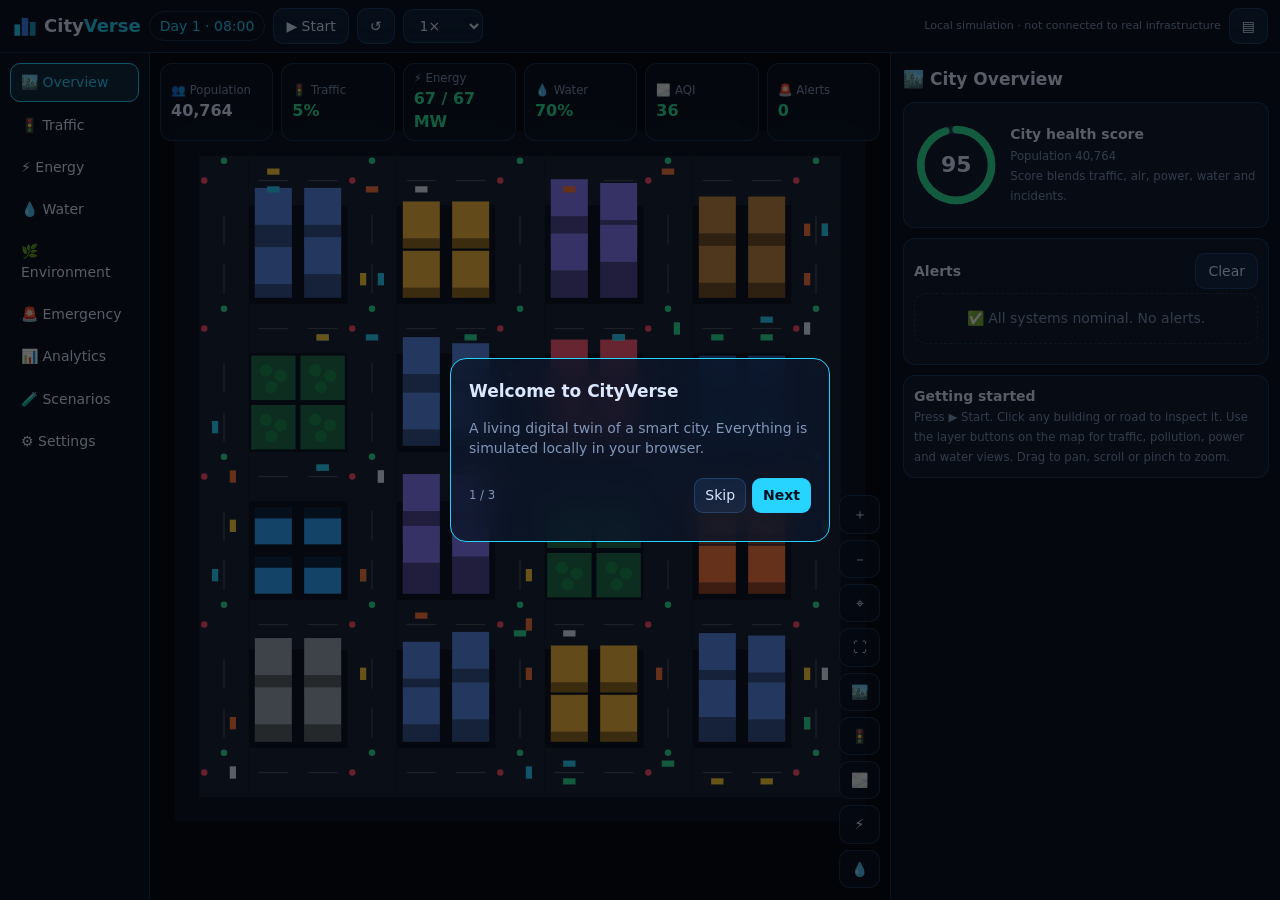
<file: index.html>
<!doctype html>
<html lang="en" data-theme="dark">

<head>
    <meta charset="utf-8">
    <meta name="viewport" content="width=device-width,initial-scale=1,viewport-fit=cover">
    <title>CityVerse – Smart City Digital Twin Simulator</title>
    <link rel="stylesheet" href="css/style.css">
    <script>
        window.onerror = function(m, u, l) {
            var f = document.getElementById("fatal");
            if (f) {
                f.style.display = "block";
                f.textContent = "CityVerse error: " + m + " (" + (u || "").split("/").pop() + ":" + l + "). If files failed to load, extract the zip fully and open index.html from the extracted folder, or use CityVerse-standalone.html."
            }
        }
    </script>
</head>

<body><noscript><p style="padding:20px;color:#fff">CityVerse needs JavaScript enabled.</p></noscript>
    <div id="fatal" style="display:none;position:fixed;z-index:99;inset:auto 10px 10px 10px;background:#7a1330;color:#fff;padding:10px;border-radius:10px;font:13px system-ui"></div>
    <header id="top">
        <button class="ib mob" id="bNav" aria-label="Open modules">☰</button>
        <div class="logo"><svg width="26" height="26" viewBox="0 0 32 32"><rect x="3" y="14" width="7" height="14" fill="#27d3ff"/><rect x="12" y="6" width="8" height="22" fill="#3b82f6"/><rect x="22" y="11" width="7" height="17" fill="#27d3ff" opacity=".7"/></svg><b>City<span>Verse</span></b></div>
        <div class="clock" id="clock">Day 1 · 08:00</div>
        <button class="btn" id="bPlay">▶ Start</button><button class="btn" id="bReset" title="Reset simulation">↺</button>
        <select id="speed" title="Simulation speed"><option value="0.5">0.5×</option><option value="1">1×</option><option value="2">2×</option><option value="4">4×</option><option value="8">8×</option></select>
        <span class="sp"></span><span class="note">Local simulation · not connected to real infrastructure</span>
        <button class="ib" id="bPanel" aria-label="Toggle panel">▤</button></header>
    <div id="app">
        <nav id="nav"></nav>
        <main id="stage"><canvas id="map"></canvas>
            <div id="kpis"></div>
            <div id="hint" hidden></div>
            <div id="tip" hidden></div>
            <button class="ib mob" id="ctlTog" aria-label="Map controls">🧭</button>
            <div id="mapctl"><button class="ib" id="zi" title="Zoom in">＋</button><button class="ib" id="zo" title="Zoom out">－</button><button class="ib" id="zr" title="Reset view">⌖</button><button class="ib" id="zf" title="Fullscreen">⛶</button>
                <button class="ib on" data-l="city" title="City view">🏙️</button><button class="ib" data-l="traffic" title="Traffic layer">🚦</button><button class="ib" data-l="pollution" title="Pollution heatmap">🌫️</button><button class="ib" data-l="power"
                    title="Power grid layer">⚡</button><button class="ib" data-l="water" title="Water layer">💧</button></div>
            <div id="insp" hidden></div>
        </main>
        <aside id="panel"><button class="ib mob" id="pClose" aria-label="Close panel">×</button>
            <div id="panes"></div>
        </aside>
    </div>
    <div id="scrim"></div>
    <div id="toast"></div>
    <script src="js/storage.js"></script>
    <script src="js/city-map.js"></script>
    <script src="js/traffic.js"></script>
    <script src="js/energy.js"></script>
    <script src="js/water.js"></script>
    <script src="js/environment.js"></script>
    <script src="js/emergency.js"></script>
    <script src="js/analytics.js"></script>
    <script src="js/simulation.js"></script>
    <script src="js/app.js"></script>
</body>

</html>
</file>
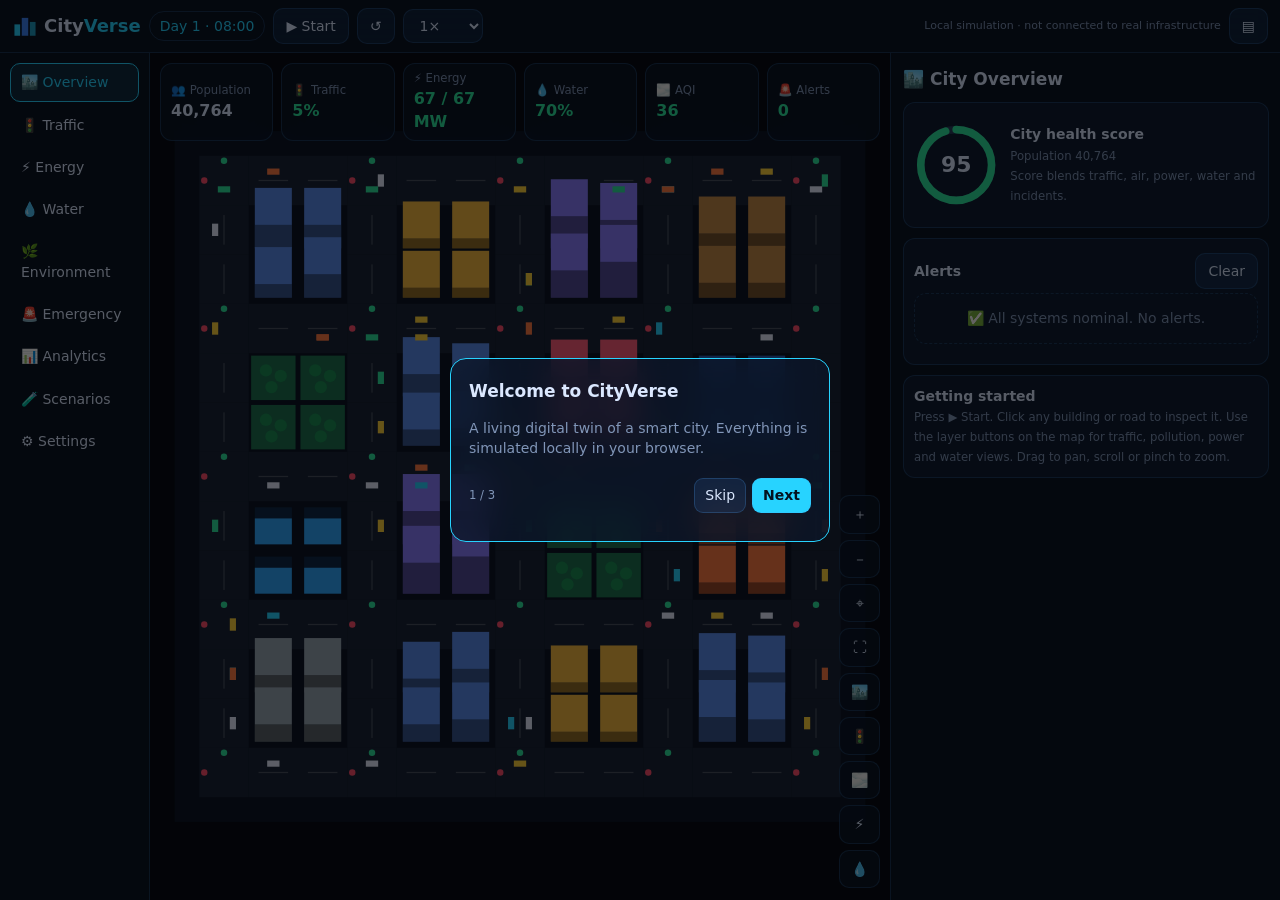
<file: CityVerse-standalone.html>
<!doctype html>
<html lang="en" data-theme="dark">

<head>
    <meta charset="utf-8">
    <meta name="viewport" content="width=device-width,initial-scale=1,viewport-fit=cover">
    <title>CityVerse – Smart City Digital Twin Simulator</title>
    <style>
         :root {
            --bg: #070b14;
            --glass: rgba(12, 22, 42, .78);
            --line: rgba(80, 170, 255, .22);
            --tx: #dbe8ff;
            --mut: #8196b8;
            --ac: #27d3ff;
            --ok: #2ee59d;
            --warn: #ffb83d;
            --bad: #ff4d6d;
            --ground: #0c1526;
            --road: #1a2438
        }
        
        [data-theme=ocean] {
            --bg: #06141f;
            --glass: rgba(10, 38, 56, .78);
            --line: rgba(60, 220, 200, .25);
            --tx: #d8f5f2;
            --mut: #7fb3b3;
            --ac: #2de2c4;
            --ground: #0a2230;
            --road: #16384a
        }
        
        [data-theme=light] {
            --bg: #eaf0f8;
            --glass: rgba(255, 255, 255, .86);
            --line: rgba(30, 80, 160, .22);
            --tx: #14213d;
            --mut: #5a6b88;
            --ac: #0b7bd6;
            --ground: #dfe8f3;
            --road: #b9c6d8
        }
        
        * {
            box-sizing: border-box
        }
        
        html,
        body {
            height: 100%;
            margin: 0
        }
        
        body {
            display: flex;
            flex-direction: column;
            background: var(--bg);
            color: var(--tx);
            font: 14px/1.45 system-ui, "Segoe UI", Roboto, sans-serif;
            overflow: hidden
        }
        
        #top {
            display: flex;
            align-items: center;
            gap: 8px;
            padding: 8px 12px;
            background: var(--glass);
            backdrop-filter: blur(14px);
            border-bottom: 1px solid var(--line);
            z-index: 30
        }
        
        .logo {
            display: flex;
            align-items: center;
            gap: 6px;
            font-size: 18px
        }
        
        .logo span {
            color: var(--ac)
        }
        
        .clock {
            font-variant-numeric: tabular-nums;
            color: var(--ac);
            padding: 4px 10px;
            border: 1px solid var(--line);
            border-radius: 20px;
            white-space: nowrap
        }
        
        .sp {
            flex: 1
        }
        
        .note {
            color: var(--mut);
            font-size: 11px
        }
        
        .btn,
        .ib,
        select {
            background: rgba(60, 130, 220, .14);
            color: var(--tx);
            border: 1px solid var(--line);
            border-radius: 10px;
            padding: 7px 12px;
            font: inherit;
            cursor: pointer
        }
        
        .btn:hover,
        .ib:hover,
        select:hover {
            border-color: var(--ac)
        }
        
        .btn:focus-visible,
        .ib:focus-visible,
        select:focus-visible,
        input:focus-visible {
            outline: 2px solid var(--ac)
        }
        
        .btn.on,
        .ib.on,
        .seg .on {
            background: var(--ac);
            color: #04121f;
            font-weight: 600
        }
        
        .mob {
            display: none
        }
        
        #app {
            flex: 1;
            display: flex;
            min-height: 0;
            position: relative
        }
        
        #nav {
            width: 150px;
            padding: 10px;
            display: flex;
            flex-direction: column;
            gap: 4px;
            background: var(--glass);
            border-right: 1px solid var(--line);
            overflow: auto;
            z-index: 20
        }
        
        #nav button {
            background: none;
            border: 1px solid transparent;
            color: var(--tx);
            text-align: left;
            padding: 8px 10px;
            border-radius: 10px;
            font: inherit;
            cursor: pointer
        }
        
        #nav button:hover {
            background: rgba(60, 130, 220, .12)
        }
        
        #nav button.on {
            border-color: var(--ac);
            background: rgba(39, 211, 255, .12);
            color: var(--ac)
        }
        
        #stage {
            flex: 1;
            position: relative;
            min-width: 0;
            overflow: hidden
        }
        
        #map {
            position: absolute;
            inset: 0;
            width: 100%;
            height: 100%;
            touch-action: none;
            cursor: grab
        }
        
        #kpis {
            position: absolute;
            top: 10px;
            left: 10px;
            right: 10px;
            display: flex;
            gap: 8px;
            overflow-x: auto;
            pointer-events: none
        }
        
        .kpi {
            pointer-events: auto;
            flex: 1;
            min-width: 104px;
            text-align: left;
            background: var(--glass);
            backdrop-filter: blur(12px);
            border: 1px solid var(--line);
            border-radius: 12px;
            padding: 6px 10px;
            color: var(--tx);
            font: inherit;
            cursor: pointer
        }
        
        .kpi small {
            display: block
        }
        
        .kpi b {
            font-size: 16px
        }
        
        .kpi.ok b,
        .ok {
            color: var(--ok)
        }
        
        .kpi.warn b,
        .warn {
            color: var(--warn)
        }
        
        .kpi.bad b,
        .bad {
            color: var(--bad)
        }
        
        #mapctl {
            position: absolute;
            right: 10px;
            bottom: 12px;
            display: flex;
            flex-direction: column;
            gap: 6px
        }
        
        #mapctl .ib {
            padding: 8px 11px;
            background: var(--glass)
        }
        
        #hint {
            position: absolute;
            top: 76px;
            left: 50%;
            transform: translateX(-50%);
            background: var(--ac);
            color: #04121f;
            padding: 6px 12px;
            border-radius: 20px;
            font-weight: 600;
            z-index: 5;
            white-space: nowrap
        }
        
        #hint button {
            margin-left: 8px;
            border: 0;
            border-radius: 10px;
            padding: 2px 8px;
            cursor: pointer
        }
        
        #tip {
            position: absolute;
            pointer-events: none;
            background: var(--glass);
            border: 1px solid var(--line);
            padding: 4px 8px;
            border-radius: 8px;
            font-size: 12px;
            z-index: 5
        }
        
        #insp {
            position: absolute;
            left: 10px;
            bottom: 12px;
            width: 290px;
            max-height: 46%;
            overflow: auto;
            background: var(--glass);
            backdrop-filter: blur(14px);
            border: 1px solid var(--line);
            border-radius: 14px;
            padding: 12px
        }
        
        #insp .seg {
            margin-top: 8px
        }
        
        .kv {
            margin: 6px 0;
            color: var(--mut);
            font-size: 13px
        }
        
        #panel {
            width: 390px;
            background: var(--glass);
            backdrop-filter: blur(14px);
            border-left: 1px solid var(--line);
            transition: width .25s, margin .25s;
            z-index: 20;
            overflow: hidden
        }
        
        #panes {
            width: 390px;
            height: 100%;
            overflow: auto;
            padding: 12px
        }
        
        body.pcol #panel {
            width: 0;
            border: 0
        }
        
        .pane {
            display: none
        }
        
        .pane.active {
            display: block
        }
        
        h3 {
            margin: 2px 0 10px;
            font-size: 17px
        }
        
        .card {
            background: rgba(70, 130, 210, .08);
            border: 1px solid var(--line);
            border-radius: 12px;
            padding: 10px;
            margin-bottom: 10px
        }
        
        .g2 {
            display: grid;
            grid-template-columns: 1fr 1fr;
            gap: 8px;
            margin-bottom: 10px
        }
        
        .g2 .card {
            margin: 0
        }
        
        .big {
            font-size: 21px;
            font-weight: 700;
            display: block
        }
        
        small,
        .empty {
            color: var(--mut)
        }
        
        .empty {
            padding: 14px;
            text-align: center;
            border: 1px dashed var(--line);
            border-radius: 12px;
            margin-bottom: 10px
        }
        
        .bar {
            height: 8px;
            border-radius: 5px;
            background: rgba(120, 160, 220, .2);
            overflow: hidden
        }
        
        .bar i {
            display: block;
            height: 100%;
            background: var(--ac);
            border-radius: 5px;
            transition: width .3s
        }
        
        .row {
            display: grid;
            grid-template-columns: 96px 1fr 64px;
            gap: 8px;
            align-items: center;
            margin: 6px 0;
            font-size: 12px
        }
        
        .row em {
            font-style: normal;
            text-align: right
        }
        
        .row2 {
            display: flex;
            justify-content: space-between;
            align-items: center;
            gap: 8px;
            margin: 4px 0
        }
        
        .seg {
            display: flex;
            gap: 6px;
            flex-wrap: wrap;
            margin: 6px 0
        }
        
        .seg button {
            background: rgba(60, 130, 220, .14);
            color: var(--tx);
            border: 1px solid var(--line);
            border-radius: 9px;
            padding: 6px 10px;
            font: inherit;
            cursor: pointer
        }
        
        label {
            display: block;
            margin: 8px 0;
            font-size: 13px
        }
        
        input[type=range] {
            width: 100%;
            accent-color: var(--ac)
        }
        
        .pill {
            font-size: 11px;
            padding: 2px 8px;
            border-radius: 12px;
            background: rgba(120, 160, 220, .2)
        }
        
        .pill.responding {
            background: var(--ok);
            color: #04121f
        }
        
        .pill.dispatched {
            background: var(--warn);
            color: #04121f
        }
        
        .pill.reported {
            background: var(--bad);
            color: #fff
        }
        
        .al {
            border-left: 3px solid var(--ac);
            padding: 5px 8px;
            margin: 5px 0;
            font-size: 12px;
            background: rgba(70, 130, 210, .07);
            border-radius: 0 8px 8px 0
        }
        
        .al.crit {
            border-color: var(--bad)
        }
        
        .al.warn {
            border-color: var(--warn)
        }
        
        .al.ok {
            border-color: var(--ok)
        }
        
        .al small {
            margin-right: 6px
        }
        
        canvas.ch {
            width: 100%;
            height: 110px;
            display: block
        }
        
        table {
            width: 100%;
            border-collapse: collapse;
            font-size: 12px
        }
        
        td,
        th {
            padding: 4px;
            border-bottom: 1px solid var(--line);
            text-align: right
        }
        
        td:first-child,
        th:first-child {
            text-align: left
        }
        
        #toast {
            position: fixed;
            bottom: 22px;
            left: 50%;
            transform: translate(-50%, 30px);
            background: var(--ac);
            color: #04121f;
            padding: 8px 16px;
            border-radius: 20px;
            opacity: 0;
            transition: .25s;
            z-index: 60;
            pointer-events: none;
            font-weight: 600
        }
        
        #toast.show {
            opacity: 1;
            transform: translate(-50%, 0)
        }
        
        #scrim {
            display: none;
            position: fixed;
            inset: 0;
            background: rgba(0, 0, 0, .5);
            z-index: 15
        }
        
        @media(max-width:900px) {
            .mob {
                display: inline-block
            }
            .note {
                display: none
            }
            #top {
                flex-wrap: wrap
            }
            #nav {
                position: fixed;
                left: 0;
                top: 0;
                bottom: 0;
                padding-top: 56px;
                transform: translateX(-105%);
                transition: .25s;
                z-index: 40
            }
            body.navopen #nav {
                transform: none
            }
            #panel {
                position: fixed;
                left: 0;
                right: 0;
                bottom: 0;
                width: auto;
                height: 68vh;
                transform: translateY(105%);
                transition: transform .25s;
                z-index: 40;
                border-radius: 18px 18px 0 0;
                border-top: 1px solid var(--line)
            }
            body.pcol #panel {
                width: auto
            }
            body.panelopen #panel {
                transform: none
            }
            #panes {
                width: 100%;
                padding-top: 34px
            }
            #pClose {
                position: absolute;
                right: 8px;
                top: 6px;
                z-index: 3
            }
            body.navopen #scrim,
            body.panelopen #scrim {
                display: block
            }
            #mapctl {
                display: none
            }
            body.ctlopen #mapctl {
                display: flex
            }
            #ctlTog {
                position: absolute;
                right: 10px;
                bottom: 12px;
                z-index: 6;
                background: var(--glass)
            }
            body.ctlopen #ctlTog {
                bottom: calc(12px + 280px)
            }
            #insp {
                width: calc(100% - 70px);
                max-height: 36%
            }
            .kpi {
                min-width: 92px
            }
        }
        
        @media(prefers-reduced-motion:reduce) {
            * {
                transition: none!important
            }
        }
        
        @keyframes fi {
            from {
                opacity: 0;
                transform: translateY(8px)
            }
            to {
                opacity: 1;
                transform: none
            }
        }
        
        @keyframes pu {
            50% {
                opacity: .45
            }
        }
        
        .pane.active {
            animation: fi .28s ease
        }
        
        #insp:not([hidden]) {
            animation: fi .22s ease
        }
        
        #map {
            animation: fi .8s ease
        }
        
        .pill.reported {
            animation: pu 1s infinite
        }
        
        .btn:active,
        .ib:active,
        .kpi:active {
            transform: scale(.96)
        }
        
        .kpi,
        .btn,
        .ib {
            transition: transform .12s, border-color .2s, background .2s
        }
        
        #tour {
            position: fixed;
            inset: 0;
            z-index: 70;
            background: rgba(0, 0, 0, .6);
            display: flex;
            align-items: center;
            justify-content: center;
            padding: 16px
        }
        
        #tour .tc {
            max-width: 380px;
            background: var(--glass);
            backdrop-filter: blur(16px);
            border: 1px solid var(--ac);
            border-radius: 16px;
            padding: 18px;
            animation: fi .3s ease
        }
        
        #tour p {
            color: var(--mut)
        }
        
        @media(prefers-reduced-motion:reduce) {
            * {
                animation: none!important
            }
        }
    </style>
    <script>
        window.onerror = function(m, u, l) {
            var f = document.getElementById("fatal");
            if (f) {
                f.style.display = "block";
                f.textContent = "CityVerse error: " + m + " (" + (u || "").split("/").pop() + ":" + l + "). If files failed to load, extract the zip fully and open index.html from the extracted folder, or use CityVerse-standalone.html."
            }
        }
    </script>
</head>

<body><noscript><p style="padding:20px;color:#fff">CityVerse needs JavaScript enabled.</p></noscript>
    <div id="fatal" style="display:none;position:fixed;z-index:99;inset:auto 10px 10px 10px;background:#7a1330;color:#fff;padding:10px;border-radius:10px;font:13px system-ui"></div>
    <header id="top">
        <button class="ib mob" id="bNav" aria-label="Open modules">☰</button>
        <div class="logo"><svg width="26" height="26" viewBox="0 0 32 32"><rect x="3" y="14" width="7" height="14" fill="#27d3ff"/><rect x="12" y="6" width="8" height="22" fill="#3b82f6"/><rect x="22" y="11" width="7" height="17" fill="#27d3ff" opacity=".7"/></svg><b>City<span>Verse</span></b></div>
        <div class="clock" id="clock">Day 1 · 08:00</div>
        <button class="btn" id="bPlay">▶ Start</button><button class="btn" id="bReset" title="Reset simulation">↺</button>
        <select id="speed" title="Simulation speed"><option value="0.5">0.5×</option><option value="1">1×</option><option value="2">2×</option><option value="4">4×</option><option value="8">8×</option></select>
        <span class="sp"></span><span class="note">Local simulation · not connected to real infrastructure</span>
        <button class="ib" id="bPanel" aria-label="Toggle panel">▤</button></header>
    <div id="app">
        <nav id="nav"></nav>
        <main id="stage"><canvas id="map"></canvas>
            <div id="kpis"></div>
            <div id="hint" hidden></div>
            <div id="tip" hidden></div>
            <button class="ib mob" id="ctlTog" aria-label="Map controls">🧭</button>
            <div id="mapctl"><button class="ib" id="zi" title="Zoom in">＋</button><button class="ib" id="zo" title="Zoom out">－</button><button class="ib" id="zr" title="Reset view">⌖</button><button class="ib" id="zf" title="Fullscreen">⛶</button>
                <button class="ib on" data-l="city" title="City view">🏙️</button><button class="ib" data-l="traffic" title="Traffic layer">🚦</button><button class="ib" data-l="pollution" title="Pollution heatmap">🌫️</button><button class="ib" data-l="power"
                    title="Power grid layer">⚡</button><button class="ib" data-l="water" title="Water layer">💧</button></div>
            <div id="insp" hidden></div>
        </main>
        <aside id="panel"><button class="ib mob" id="pClose" aria-label="Close panel">×</button>
            <div id="panes"></div>
        </aside>
    </div>
    <div id="scrim"></div>
    <div id="toast"></div>
    <script>
        window.CV = window.CV || {};
        window.$ = id => document.getElementById(id);
        CV.DEF = {
            theme: 'dark',
            speed: 1,
            cycle: 6,
            cars: 60,
            conv: 100,
            inflow: 100,
            conservation: 10,
            curb: false,
            trees: 0,
            autoDispatch: true,
            random: true,
            showVehicles: true
        };
        CV.Storage = {
            k: 'cityverse.v1',
            load() {
                try {
                    return JSON.parse(localStorage.getItem(this.k)) || {}
                } catch (e) {
                    return {}
                }
            },
            save(d) {
                try {
                    localStorage.setItem(this.k, JSON.stringify(d))
                } catch (e) {}
            },
            clear() {
                try {
                    localStorage.removeItem(this.k)
                } catch (e) {}
            }
        };
        CV.saved = CV.Storage.load();
        CV.lastScen = CV.saved.scen || null;
        CV.cfg = Object.assign({}, CV.DEF, CV.saved.cfg);
        CV.save = () => CV.Storage.save({
            cfg: CV.cfg,
            closed: [...CV.Traffic.closed],
            hist: CV.Analytics.hist,
            t: CV.State.t,
            scen: CV.lastScen
        });
    </script>
    <script>
        (function() {
            const CV = window.CV,
                N = 13,
                T = 40;
            const ZN = [
                ['res', 'school', 'com', 'ind'],
                ['park', 'res', 'hosp', 'solar'],
                ['water', 'com', 'park', 'fire'],
                ['power', 'res', 'school', 'res']
            ];
            const NM = {
                res: 'Residential Block',
                com: 'Commercial Tower',
                ind: 'Factory',
                school: 'School',
                hosp: 'Hospital',
                fire: 'Fire Station',
                park: 'Park',
                solar: 'Solar Farm',
                water: 'Reservoir',
                power: 'Power Plant'
            };
            const MW = {
                res: 1.6,
                com: 2.5,
                ind: 4,
                school: .8,
                hosp: 2.5,
                fire: .5,
                park: .1,
                solar: 0,
                water: 1.5,
                power: 0
            };
            const HT = {
                res: 10,
                com: 20,
                ind: 12,
                school: 8,
                hosp: 16,
                fire: 9,
                park: 0,
                solar: 3,
                water: 0,
                power: 14
            };
            const COL = {
                res: '#5b8def',
                com: '#8a7dff',
                ind: '#c58a4a',
                school: '#f5b942',
                hosp: '#ff5c7a',
                fire: '#ff7a45',
                park: '#2ecf7a',
                solar: '#2a5fb5',
                water: '#2fa8ff',
                power: '#9aa7b5'
            };
            const SEC = ['North-West', 'North-East', 'South-West', 'South-East'];
            const tiles = [],
                grid = [],
                count = {},
                roads = [],
                cn = {};
            const hs = (i, j) => Math.abs((i * 73856093) ^ (j * 19349663)) % 100 / 100;
            for (let j = 0; j < N; j++) {
                grid[j] = [];
                for (let i = 0; i < N; i++) {
                    let t = null;
                    if (i % 3 && j % 3) {
                        const bx = i / 3 | 0,
                            by = j / 3 | 0,
                            z = ZN[by][bx];
                        cn[z] = (cn[z] || 0) + 1;
                        count[z] = cn[z];
                        t = {
                            i,
                            j,
                            type: z,
                            name: NM[z] + ' ' + cn[z],
                            mw: MW[z],
                            pop: z == 'res' ? 2200 + Math.round(hs(i, j) * 600) : 0,
                            sector: (by >> 1) * 2 + (bx >> 1),
                            outage: false,
                            h: HT[z] + (z == 'res' || z == 'com' ? Math.round(hs(j, i) * 10) : 0)
                        };
                        tiles.push(t)
                    } else roads.push([i, j]);
                    grid[j][i] = t
                }
            }
            let cv, ctx, raf = 0,
                P = null,
                cam = {
                    x: N * T / 2,
                    y: N * T / 2,
                    z: 1
                };
            const near = (list, i, j) => list.reduce((b, t) => {
                const a = Array.isArray(t) ? t : [t.i, t.j],
                    d = Math.abs(a[0] - i) + Math.abs(a[1] - j);
                return d < b.d ? {
                    d,
                    a
                } : b
            }, {
                d: 1e9
            }).a;
            const Map = CV.Map = {
                N,
                T,
                tiles,
                grid,
                count,
                roads,
                SEC,
                NM,
                COL,
                sel: null,
                mode: null,
                layer: 'city',
                isRoad: (i, j) => i >= 0 && j >= 0 && i < N && j < N && !grid[j][i],
                secOf: (i, j) => Math.min(1, (j / 3 | 0) >> 1) * 2 + Math.min(1, (i / 3 | 0) >> 1),
                nearRoad: (i, j) => near(roads, i, j),
                nearBld: (i, j) => near(tiles, i, j),
                invalidate() {
                    if (!raf) raf = requestAnimationFrame(draw)
                },
                themeChanged() {
                    P = null;
                    this.invalidate()
                },
                zoom(f) {
                    cam.z = Math.max(.4, Math.min(4, cam.z * f));
                    this.invalidate()
                },
                fit() {
                    cam.x = cam.y = N * T / 2;
                    cam.z = Math.min(cv.clientWidth, cv.clientHeight) / (N * T + 80) || 1;
                    this.invalidate()
                },
                focus(i, j) {
                    cam.x = (i + .5) * T;
                    cam.y = (j + .5) * T;
                    cam.z = Math.max(cam.z, 1.5);
                    this.sel = {
                        i,
                        j
                    };
                    CV.App.inspect(i, j);
                    this.invalidate()
                },
                setLayer(l) {
                    this.layer = l;
                    document.querySelectorAll('#mapctl [data-l]').forEach(b => b.classList.toggle('on', b.dataset.l == l));
                    this.invalidate()
                },
                setMode(m, label) {
                    this.mode = m;
                    const h = $('hint');
                    h.hidden = !m;
                    if (m) {
                        h.innerHTML = label + '<button id="hx">Done</button>';
                        $('hx').onclick = () => this.setMode(null)
                    }
                    cv.style.cursor = m ? 'crosshair' : 'grab'
                },
                draw() {
                    draw()
                },
                init() {
                    cv = $('map');
                    ctx = cv.getContext('2d');
                    const rs = () => {
                        const d = devicePixelRatio || 1;
                        cv.width = cv.clientWidth * d;
                        cv.height = cv.clientHeight * d;
                        this.invalidate()
                    };
                    let first = 1;
                    new ResizeObserver(() => {
                        rs();
                        if (first && cv.clientWidth) {
                            first = 0;
                            this.fit()
                        }
                    }).observe(cv);
                    const ptrs = new window.Map();
                    let drag = null,
                        pinch = 0;
                    cv.onpointerdown = e => {
                        cv.setPointerCapture(e.pointerId);
                        ptrs.set(e.pointerId, {
                            x: e.clientX,
                            y: e.clientY
                        });
                        drag = {
                            moved: 0
                        };
                        pinch = 0
                    };
                    cv.onpointermove = e => {
                        if (!ptrs.has(e.pointerId)) {
                            hover(e);
                            return
                        }
                        const p = ptrs.get(e.pointerId),
                            dx = e.clientX - p.x,
                            dy = e.clientY - p.y;
                        p.x = e.clientX;
                        p.y = e.clientY;
                        if (ptrs.size == 2) {
                            const [a, b] = [...ptrs.values()], d = Math.hypot(a.x - b.x, a.y - b.y);
                            if (pinch) this.zoom(d / pinch);
                            pinch = d;
                            drag.moved = 99
                        } else {
                            cam.x -= dx / cam.z;
                            cam.y -= dy / cam.z;
                            drag.moved += Math.abs(dx) + Math.abs(dy)
                        }
                        this.invalidate()
                    };
                    cv.onpointerup = e => {
                        ptrs.delete(e.pointerId);
                        if (drag && drag.moved < 6 && !ptrs.size) click(e);
                        if (!ptrs.size) drag = null;
                        pinch = 0
                    };
                    cv.onpointerleave = () => $('tip').hidden = true;
                    cv.addEventListener('wheel', e => {
                        e.preventDefault();
                        this.zoom(e.deltaY < 0 ? 1.12 : .89)
                    }, {
                        passive: false
                    });
                    $('zi').onclick = () => this.zoom(1.25);
                    $('zo').onclick = () => this.zoom(.8);
                    $('zr').onclick = () => this.fit();
                    document.querySelectorAll('#mapctl [data-l]').forEach(b => b.onclick = () => this.setLayer(b.dataset.l))
                }
            };

            function pick(e) {
                const r = cv.getBoundingClientRect();
                return [Math.floor(((e.clientX - r.left - r.width / 2) / cam.z + cam.x) / T), Math.floor(((e.clientY - r.top - r.height / 2) / cam.z + cam.y) / T)]
            }

            function click(e) {
                const [i, j] = pick(e);
                if (i < 0 || j < 0 || i >= N || j >= N) return;
                if (Map.mode) {
                    if (!CV.App.place(Map.mode, i, j)) Map.setMode(null)
                } else CV.App.inspect(i, j);
                Map.invalidate()
            }

            function hover(e) {
                const [i, j] = pick(e), tp = $('tip');
                if (i < 0 || j < 0 || i >= N || j >= N) {
                    tp.hidden = true;
                    return
                }
                const t = grid[j][i];
                tp.textContent = t ? t.name + (t.outage ? ' (no power)' : '') : (i % 3 == 0 && j % 3 == 0 ? 'Intersection' : 'Road') + ' · ' + ((CV.Traffic.dens[i + ',' + j] || 0).toFixed(1)) + ' veh';
                const r = $('stage').getBoundingClientRect();
                tp.style.left = e.clientX - r.left + 14 + 'px';
                tp.style.top = e.clientY - r.top + 14 + 'px';
                tp.hidden = false
            }
            const pal = () => P || (P = (s => {
                const g = n => s.getPropertyValue(n).trim();
                return {
                    bg: g('--bg'),
                    ground: g('--ground'),
                    road: g('--road'),
                    dash: 'rgba(255,255,255,.2)',
                    ac: g('--ac')
                }
            })(getComputedStyle(document.documentElement)));
            const heat = v => `hsl(${120-120*v},85%,50%)`;

            function box(x, y, w, h, c) {
                if (h) {
                    ctx.fillStyle = c;
                    ctx.fillRect(x, y - h + w, w, h);
                    ctx.fillStyle = 'rgba(0,0,0,.4)';
                    ctx.fillRect(x, y - h + w, w, h)
                }
                ctx.fillStyle = c;
                ctx.fillRect(x, y - h, w, w)
            }

            function draw() {
                raf = 0;
                if (!cv || !CV.State) return;
                const p = pal(),
                    W = cv.width,
                    H = cv.height,
                    d = devicePixelRatio || 1,
                    L = Map.layer,
                    Tr = CV.Traffic,
                    now = Date.now(),
                    hr = CV.hour(),
                    night = hr < 6 || hr >= 19;
                ctx.setTransform(1, 0, 0, 1, 0, 0);
                ctx.fillStyle = p.bg;
                ctx.fillRect(0, 0, W, H);
                ctx.setTransform(cam.z * d, 0, 0, cam.z * d, W / 2 - cam.x * cam.z * d, H / 2 - cam.y * cam.z * d);
                ctx.fillStyle = p.ground;
                ctx.fillRect(-20, -20, N * T + 40, N * T + 40);
                for (const [i, j] of roads) {
                    const k = i + ',' + j;
                    ctx.fillStyle = p.road;
                    ctx.fillRect(i * T, j * T, T, T);
                    if (L == 'traffic') {
                        const v = Math.min(1, (Tr.dens[k] || 0) / 3);
                        if (v > .05) {
                            ctx.fillStyle = heat(v);
                            ctx.globalAlpha = .8;
                            ctx.fillRect(i * T, j * T, T, T);
                            ctx.globalAlpha = 1
                        }
                    }
                    ctx.fillStyle = p.dash;
                    if (j % 3 == 0 && i % 3) ctx.fillRect(i * T + 8, j * T + T / 2 - .5, T - 16, 1);
                    else if (i % 3 == 0 && j % 3) ctx.fillRect(i * T + T / 2 - .5, j * T + 8, 1, T - 16);
                    if (Tr.closed.has(k)) {
                        ctx.strokeStyle = '#ff4d6d';
                        ctx.lineWidth = 2;
                        ctx.strokeRect(i * T + 4, j * T + 4, T - 8, T - 8);
                        ctx.beginPath();
                        ctx.moveTo(i * T + 4, j * T + 4);
                        ctx.lineTo(i * T + T - 4, j * T + T - 4);
                        ctx.moveTo(i * T + T - 4, j * T + 4);
                        ctx.lineTo(i * T + 4, j * T + T - 4);
                        ctx.stroke()
                    }
                }
                for (const t of tiles) {
                    const x = t.i * T + 5,
                        y = t.j * T + 5,
                        s = T - 10;
                    let c = COL[t.type];
                    if (L == 'power') c = t.outage ? '#7a2a3a' : (t.type == 'solar' || t.type == 'power' ? '#ffd23d' : '#1d6fa5');
                    if (L == 'water') c = t.type == 'water' ? '#2fa8ff' : '#244a78';
                    ctx.globalAlpha = t.outage ? .5 : L == 'pollution' ? .7 : 1;
                    if (t.type == 'park') {
                        ctx.fillStyle = c;
                        ctx.globalAlpha *= .5;
                        ctx.fillRect(x - 3, y - 3, s + 6, s + 6);
                        ctx.globalAlpha = 1;
                        ctx.fillStyle = '#1b8f56';
                        for (const [a, b] of[[.3, .3], [.7, .45], [.45, .75]]) {
                            ctx.beginPath();
                            ctx.arc(x + a * s, y + b * s, 5, 0, 7);
                            ctx.fill()
                        }
                    } else if (t.type == 'water') {
                        ctx.fillStyle = '#10294a';
                        ctx.fillRect(x, y, s, s);
                        ctx.fillStyle = c;
                        const lv = CV.Water.level / CV.Water.CAP;
                        ctx.fillRect(x, y + s * (1 - lv), s, s * lv)
                    } else {
                        box(x, y, s, t.h, c);
                        if (night && !t.outage && t.h > 6 && L == 'city') {
                            ctx.fillStyle = '#ffe9a0';
                            for (let a = 0; a < 3; a++) ctx.fillRect(x + 4 + a * 10, y - t.h + s + 3, 3, 3)
                        }
                    }
                    ctx.globalAlpha = 1;
                    if (t.outage) {
                        ctx.font = '14px sans-serif';
                        ctx.textAlign = 'center';
                        ctx.fillText('⚡', x + s / 2, y + s / 2)
                    }
                }
                if (L == 'pollution') {
                    const q = CV.Env.pol;
                    for (let j = 0; j < N; j++)
                        for (let i = 0; i < N; i++) {
                            const v = q[j][i];
                            if (v > .01) {
                                ctx.fillStyle = `rgba(255,${Math.round(210-170*Math.min(1,v*2.5))},40,${Math.min(.6,v*1.6)})`;
                                ctx.fillRect(i * T, j * T, T, T)
                            }
                        }
                }
                if (CV.cfg.showVehicles)
                    for (const v of Tr.vehicles) {
                        const px = (v.x - .18 * v.dy) * T,
                            py = (v.y + .18 * v.dx) * T;
                        ctx.fillStyle = v.stop ? '#ff4d6d' : v.c;
                        v.dx ? ctx.fillRect(px - 5, py - 2.5, 10, 5) : ctx.fillRect(px - 2.5, py - 5, 5, 10)
                    }
                for (let i = 0; i < N; i += 3)
                    for (let j = 0; j < N; j += 3) {
                        const s = Tr.sigAt(i, j),
                            o = CV.Energy.out[Map.secOf(i, j)];
                        ctx.fillStyle = o ? '#ffb83d' : s == 'ns' ? '#2ee59d' : '#ff4d6d';
                        ctx.beginPath();
                        ctx.arc(i * T + T / 2, j * T + 4, 2.6, 0, 7);
                        ctx.fill();
                        ctx.fillStyle = o ? '#ffb83d' : s == 'ew' ? '#2ee59d' : '#ff4d6d';
                        ctx.beginPath();
                        ctx.arc(i * T + 4, j * T + T / 2, 2.6, 0, 7);
                        ctx.fill()
                    }
                const mark = (i, j, em, col) => {
                    const x = (i + .5) * T,
                        y = (j + .5) * T,
                        r = 9 + (now / 70) % 10;
                    ctx.strokeStyle = col;
                    ctx.globalAlpha = 1 - (r - 9) / 10;
                    ctx.lineWidth = 2;
                    ctx.beginPath();
                    ctx.arc(x, y, r, 0, 7);
                    ctx.stroke();
                    ctx.globalAlpha = 1;
                    ctx.font = '16px sans-serif';
                    ctx.textAlign = 'center';
                    ctx.fillText(em, x, y + 6)
                };
                for (const l of CV.Water.leaks) mark(l.i, l.j, '💧', '#2fa8ff');
                for (const n of CV.Emergency.incidents) mark(n.i, n.j, CV.Emergency.IC[n.type], '#ff4d6d');
                if (Map.sel) {
                    ctx.strokeStyle = p.ac;
                    ctx.lineWidth = 2;
                    ctx.strokeRect(Map.sel.i * T + 1, Map.sel.j * T + 1, T - 2, T - 2)
                }
                for (const n of CV.Emergency.incidents)
                    for (const id of n.assigned) {
                        const u = CV.Emergency.units.find(x => x.id == id),
                            f = u.eta0 ? Math.max(0, 1 - u.eta / u.eta0) : 1,
                            x = (u.home.i + (n.i - u.home.i) * f + .5) * T,
                            y = (u.home.j + (n.j - u.home.j) * f + .5) * T;
                        ctx.fillStyle = '#fff';
                        ctx.beginPath();
                        ctx.arc(x, y, 8, 0, 7);
                        ctx.fill();
                        ctx.font = '11px sans-serif';
                        ctx.textAlign = 'center';
                        ctx.fillText({
                            fire: '🚒',
                            amb: '🚑',
                            pol: '🚓'
                        }[u.k], x, y + 4)
                    }
                ctx.setTransform(1, 0, 0, 1, 0, 0);
                const nt = hr < 5 || hr >= 21 ? 1 : hr < 7 ? (7 - hr) / 2 : hr >= 19 ? (hr - 19) / 2 : 0;
                if (nt > 0 && L == 'city') {
                    ctx.fillStyle = `rgba(4,10,40,${.3*nt})`;
                    ctx.fillRect(0, 0, W, H)
                }
                if (CV.State.mods.rain > 1.2 || CV.Emergency.incidents.some(n => n.type == 'flood')) {
                    ctx.strokeStyle = 'rgba(150,200,255,.5)';
                    ctx.lineWidth = d;
                    ctx.beginPath();
                    for (let k = 0; k < 70; k++) {
                        const x = (k * 97 + now * .25) % W,
                            y = (k * 57 + now * .6) % H;
                        ctx.moveTo(x, y);
                        ctx.lineTo(x - 4 * d, y + 12 * d)
                    }
                    ctx.stroke()
                }
            }
        })();
    </script>
    <script>
        (function() {
            const CV = window.CV,
                M = CV.Map,
                COLS = ['#27d3ff', '#ffd23d', '#ff7a45', '#e6edff', '#2ee59d'];
            const Tr = CV.Traffic = {
                vehicles: [],
                closed: new Set(),
                over: {},
                mode: 'auto',
                t: 0,
                cong: 0,
                avg: 0,
                stopped: 0,
                dens: {},
                series: [],
                init() {
                    this.vehicles = [];
                    this.closed = new Set(CV.saved.closed || []);
                    this.over = {};
                    this.mode = 'auto';
                    this.t = 0;
                    this.cong = 0;
                    this.dens = {};
                    this.series = [];
                    this.step()
                },
                sigAt(i, j) {
                    const m = this.over[i + ',' + j] || this.mode;
                    return m == 'auto' ? (Math.floor(this.t / CV.cfg.cycle) % 2 ? 'ew' : 'ns') : m
                },
                inter: (i, j) => i % 3 == 0 && j % 3 == 0,
                spawn() {
                    let i, j, k = 0;
                    do {
                        [i, j] = M.roads[Math.random() * M.roads.length | 0]
                    } while (this.closed.has(i + ',' + j) && ++k < 20);
                    const hor = j % 3 == 0 && (i % 3 != 0 || Math.random() < .5),
                        s = Math.random() < .5 ? 1 : -1;
                    this.vehicles.push({
                        x: i + .5,
                        y: j + .5,
                        dx: hor ? s : 0,
                        dy: hor ? 0 : s,
                        c: COLS[Math.random() * 5 | 0],
                        stop: 0,
                        sp: 1
                    })
                },
                turn(v, i, j) {
                    const o = [
                        [v.dx, v.dy],
                        [-v.dy, v.dx],
                        [v.dy, -v.dx]
                    ].filter(([x, y]) => M.isRoad(i + x, j + y) && !this.closed.has((i + x) + ',' + (j + y)));
                    if (!o.length) {
                        v.dx = -v.dx;
                        v.dy = -v.dy;
                        return
                    }
                    const st = o.find(d => d[0] == v.dx && d[1] == v.dy),
                        p = st && Math.random() < .6 ? st : o[Math.random() * o.length | 0];
                    v.dx = p[0];
                    v.dy = p[1];
                    v.x = i + .5;
                    v.y = j + .5
                },
                move(dt) {
                    this.t += dt;
                    const c = {};
                    for (const v of this.vehicles) {
                        const k = (v.x | 0) + ',' + (v.y | 0);
                        c[k] = (c[k] || 0) + 1
                    }
                    for (const v of this.vehicles) {
                        const ci = v.x | 0,
                            cj = v.y | 0,
                            n = c[ci + ',' + cj] || 1,
                            out = CV.Energy.out[M.secOf(ci, cj)];
                        const f = Math.max(.15, 1 - .17 * (n - 1)) * (out ? .6 : 1);
                        v.sp = f;
                        v.stop = 0;
                        const ds = Math.min(.25, 1.7 * f * dt),
                            nx = v.x + v.dx * ds,
                            ny = v.y + v.dy * ds,
                            ni = nx | 0,
                            nj = ny | 0;
                        if (ni != ci || nj != cj) {
                            if (!M.isRoad(ni, nj) || this.closed.has(ni + ',' + nj)) {
                                v.dx = -v.dx;
                                v.dy = -v.dy;
                                continue
                            }
                            if (this.inter(ni, nj) && !CV.Energy.out[M.secOf(ni, nj)] && this.sigAt(ni, nj) != (v.dx ? 'ew' : 'ns')) {
                                v.stop = 1;
                                continue
                            }
                        }
                        const s = v.dx + v.dy,
                            cx = (v.dx ? ni : nj) + .5,
                            a = v.dx ? v.x : v.y,
                            b = v.dx ? nx : ny;
                        v.x = nx;
                        v.y = ny;
                        if (this.inter(ni, nj) && (a - cx) * s < 0 && (b - cx) * s >= 0) this.turn(v, ni, nj)
                    }
                },
                step() {
                    const V = this.vehicles,
                        tg = Math.round(CV.cfg.cars * CV.State.mods.traffic * (.35 + .65 * CV.curve.tr(CV.hour())));
                    while (V.length < tg) this.spawn();
                    while (V.length > tg) V.shift();
                    this.stopped = V.filter(v => v.stop).length;
                    const raw = 100 * Math.min(1, .75 * this.stopped / Math.max(1, V.length) + .25 * Math.min(1, V.length / 160));
                    this.cong = this.cong * .7 + raw * .3;
                    this.avg = V.length ? Math.round(V.reduce((a, v) => a + v.sp * 45, 0) / V.length) : 0;
                    const c = {};
                    V.forEach(v => {
                        const k = (v.x | 0) + ',' + (v.y | 0);
                        c[k] = (c[k] || 0) + 1
                    });
                    for (const k in c) this.dens[k] = (this.dens[k] || 0) * .5 + c[k] * .5;
                    for (const k in this.dens)
                        if (!(k in c)) {
                            this.dens[k] *= .5;
                            if (this.dens[k] < .05) delete this.dens[k]
                        }
                    this.series.push(this.cong);
                    if (this.series.length > 60) this.series.shift();
                    if (this.cong > 60) CV.alert('warn', 'Heavy congestion: ' + Math.round(this.cong) + '% — adjust signals or reopen roads', 'cong')
                },
                close(i, j, b) {
                    const k = i + ',' + j;
                    b ? this.closed.add(k) : this.closed.delete(k);
                    if (b) this.vehicles = this.vehicles.filter(v => (v.x | 0) != i || (v.y | 0) != j)
                },
                toggleClosure(i, j) {
                    if (!M.isRoad(i, j)) return false;
                    const k = i + ',' + j,
                        b = !this.closed.has(k);
                    this.close(i, j, b);
                    CV.alert('info', (b ? 'Road closed at ' : 'Road reopened at ') + `(${i},${j})`);
                    CV.save();
                    CV.App.refresh();
                    return true
                },
                panel(el) {
                    el.innerHTML = `<h3>🚦 Traffic Management</h3><div class="g2"><div class="card"><small>Congestion</small><b class="big" id="tr-c"></b></div><div class="card"><small>Vehicles</small><b class="big" id="tr-v"></b></div><div class="card"><small>Avg speed</small><b class="big" id="tr-s"></b></div><div class="card"><small>Closed roads</small><b class="big" id="tr-x"></b></div></div>
<div class="card"><small>Signal control (all intersections)</small><div class="seg" id="tr-mode"><button data-m="auto">Auto</button><button data-m="ns">North–South green</button><button data-m="ew">East–West green</button></div><label>Cycle length: <b id="tr-cv"></b> s<input type="range" id="tr-cyc" min="3" max="15"></label><small>Tip: click an intersection on the map to override one signal.</small></div>
<div class="card"><div class="seg"><button class="btn" id="tr-close">🚧 Close roads on map</button><button class="btn" id="tr-clear">Reopen all</button></div><label>Traffic volume: <b id="tr-nv"></b> vehicles<input type="range" id="tr-cars" min="10" max="200"></label></div>
<div class="card"><small>Congestion, last 60 ticks</small><canvas class="ch" id="tr-ch"></canvas></div><div class="card"><small>Traffic density by district</small><div id="tr-sec"></div></div>`;
                    $('tr-mode').onclick = e => {
                        const m = e.target.dataset.m;
                        if (!m) return;
                        this.mode = m;
                        this.over = {};
                        CV.App.refresh()
                    };
                    $('tr-cyc').oninput = e => {
                        CV.cfg.cycle = +e.target.value;
                        CV.save();
                        this.refresh()
                    };
                    $('tr-cars').oninput = e => {
                        CV.cfg.cars = +e.target.value;
                        CV.save();
                        this.refresh()
                    };
                    $('tr-close').onclick = () => {
                        CV.Map.setMode('close', 'Click roads to close / reopen them');
                        if (innerWidth <= 900) document.body.classList.remove('panelopen')
                    };
                    $('tr-clear').onclick = () => {
                        this.closed.clear();
                        CV.toast('All roads reopened');
                        CV.save();
                        CV.App.refresh()
                    };
                    $('tr-cyc').value = CV.cfg.cycle;
                    $('tr-cars').value = CV.cfg.cars
                },
                refresh() {
                    if (!$('tr-c')) return;
                    $('tr-c').textContent = Math.round(this.cong) + '%';
                    $('tr-v').textContent = this.vehicles.length;
                    $('tr-s').textContent = this.avg + ' km/h';
                    $('tr-x').textContent = this.closed.size;
                    $('tr-cv').textContent = CV.cfg.cycle;
                    $('tr-nv').textContent = CV.cfg.cars;
                    document.querySelectorAll('#tr-mode button').forEach(b => b.classList.toggle('on', b.dataset.m == this.mode));
                    const s = [0, 0, 0, 0];
                    this.vehicles.forEach(v => s[M.secOf(v.x | 0, v.y | 0)]++);
                    const tot = Math.max(1, this.vehicles.length);
                    $('tr-sec').innerHTML = CV.bars(s.map((n, i) => ({
                        l: M.SEC[i],
                        v: 100 * n / tot * 2,
                        t: n + ' veh',
                        c: n / tot > .3 ? 'var(--warn)' : ''
                    })));
                    CV.Charts.line($('tr-ch'), [{
                        d: this.series,
                        c: '#ffb83d'
                    }], {
                        min: 0,
                        max: 100
                    })
                }
            };
        })();
    </script>
    <script>
        (function() {
            const CV = window.CV,
                M = CV.Map;
            const E = CV.Energy = {
                out: [0, 0, 0, 0],
                tm: [0, 0, 0, 0],
                solar: 0,
                conv: 0,
                demand: 0,
                deficit: 0,
                renew: 0,
                eff: 100,
                sec: [0, 0, 0, 0],
                mwh: 0,
                co2: 0,
                sD: [],
                sS: [],
                sSol: [],
                init() {
                    this.out = [0, 0, 0, 0];
                    this.tm = [0, 0, 0, 0];
                    M.tiles.forEach(t => t.outage = false);
                    this.mwh = this.co2 = 0;
                    this.sD = [];
                    this.sS = [];
                    this.sSol = [];
                    this.step(true)
                },
                setOutage(s, b, auto) {
                    this.out[s] = b ? 1 : 0;
                    this.tm[s] = b && auto ? 8 : 0;
                    M.tiles.forEach(t => {
                        if (t.sector == s) t.outage = !!b
                    });
                    CV.alert(b ? 'crit' : 'ok', b ? 'Power outage in ' + M.SEC[s] + ' district' : 'Power restored in ' + M.SEC[s] + ' district')
                },
                step(init) {
                    const h = CV.hour(),
                        m = CV.State.mods;
                    let dem = 0;
                    this.sec = [0, 0, 0, 0];
                    for (const t of M.tiles) {
                        if (t.outage || !t.mw) continue;
                        let w = t.mw * CV.curve.dem(h) * m.demand;
                        if (t.type == 'ind') w *= m.ind * (CV.cfg.curb ? .6 : 1);
                        dem += w;
                        this.sec[t.sector] += w
                    }
                    const sol = Math.min(dem, M.count.solar * 8 * CV.curve.sun(h) * m.solar),
                        cap = M.count.power * 20 * CV.cfg.conv / 100,
                        conv = Math.max(0, Math.min(cap, dem - sol));
                    this.demand = dem;
                    this.solar = sol;
                    this.conv = conv;
                    this.deficit = Math.max(0, dem - sol - conv);
                    this.renew = sol + conv > 0 ? 100 * sol / (sol + conv) : 0;
                    this.eff = dem > 0 ? Math.round(Math.min(1, (sol + conv) / dem) * (70 + 30 * this.renew / 100)) : 100;
                    if (init) return;
                    const dh = 5 / 60;
                    this.mwh += (sol + conv) * dh;
                    this.co2 += conv * dh * .75;
                    if (h < .1) {
                        this.mwh = this.co2 = 0
                    }
                    for (let s = 0; s < 4; s++)
                        if (this.out[s] && this.tm[s] > 0 && --this.tm[s] == 0) this.setOutage(s, false);
                    this.sD.push(dem);
                    this.sS.push(sol + conv);
                    this.sSol.push(sol);
                    [this.sD, this.sS, this.sSol].forEach(a => {
                        if (a.length > 48) a.shift()
                    });
                    if (this.deficit > .5) CV.alert('crit', 'Power shortage of ' + this.deficit.toFixed(1) + ' MW — raise conventional limit', 'def')
                },
                panel(el) {
                    el.innerHTML = `<h3>⚡ Energy Management</h3><div class="g2"><div class="card"><small>Demand</small><b class="big" id="en-d"></b></div><div class="card"><small>Supply</small><b class="big" id="en-s"></b></div><div class="card"><small>Solar</small><b class="big" id="en-so"></b></div><div class="card"><small>Conventional</small><b class="big" id="en-c"></b></div><div class="card"><small>Renewable share</small><b class="big" id="en-r"></b></div><div class="card"><small>Efficiency</small><b class="big" id="en-e"></b></div></div>
<div class="card"><label>Conventional capacity limit: <b id="en-lv"></b>%<input type="range" id="en-lim" min="20" max="100" step="5"></label><small id="en-x"></small></div>
<div class="card"><small>Power distribution by district</small><div id="en-sec"></div></div><div class="card"><small>Usage, last 4 hours (demand / supply / solar, MW)</small><canvas class="ch" id="en-ch"></canvas></div>`;
                    $('en-lim').oninput = e => {
                        CV.cfg.conv = +e.target.value;
                        CV.save();
                        CV.Energy.step(true);
                        CV.App.refresh()
                    };
                    $('en-lim').value = CV.cfg.conv;
                    $('en-sec').onclick = e => {
                        const s = e.target.dataset.s;
                        if (s == null) return;
                        this.setOutage(+s, !this.out[+s]);
                        CV.App.refresh()
                    }
                },
                refresh() {
                    if (!$('en-d')) return;
                    const f = (id, v) => $(id).textContent = v;
                    f('en-d', this.demand.toFixed(1) + ' MW');
                    f('en-s', (this.solar + this.conv).toFixed(1) + ' MW');
                    f('en-so', this.solar.toFixed(1) + ' MW');
                    f('en-c', this.conv.toFixed(1) + ' MW');
                    f('en-r', Math.round(this.renew) + '%');
                    f('en-e', this.eff + '%');
                    f('en-lv', CV.cfg.conv);
                    $('en-x').textContent = `Deficit ${this.deficit.toFixed(1)} MW · energy today ${this.mwh.toFixed(0)} MWh · CO₂ ${this.co2.toFixed(1)} t`;
                    $('en-sec').innerHTML = M.SEC.map((n, i) => `<div class="row"><span>${n}</span><div class="bar"><i style="width:${Math.min(100,this.sec[i]*3.5)}%;background:${this.out[i]?'var(--bad)':''}"></i></div><em>${this.out[i]?'<span class=bad>OUT</span>':this.sec[i].toFixed(1)+' MW'}</em></div><div class="seg"><button data-s="${i}">${this.out[i]?'🔌 Restore power':'⚡ Simulate outage'}</button></div>`).join('');
                    CV.Charts.line($('en-ch'), [{
                        d: this.sD,
                        c: '#ff4d6d'
                    }, {
                        d: this.sS,
                        c: '#27d3ff'
                    }, {
                        d: this.sSol,
                        c: '#ffd23d'
                    }], {
                        min: 0
                    })
                }
            };
        })();
    </script>
    <script>
        (function() {
                const CV = window.CV,
                    M = CV.Map;
                const W = CV.Water = {
                        CAP: 10,
                        level: 7,
                        supply: 0,
                        demand: 0,
                        raw: 0,
                        loss: 0,
                        ratio: 1,
                        leaks: [],
                        saved: 0,
                        lpcd: 0,
                        pr: [0, 0, 0, 0],
                        s1: [],
                        s2: [],
                        nid: 1,
                        init() {
                            this.level = 7;
                            this.leaks = [];
                            this.saved = 0;
                            this.s1 = [];
                            this.s2 = [];
                            this.ratio = 1;
                            this.calc()
                        },
                        calc() {
                            const S = CV.State,
                                m = S.mods,
                                c = CV.cfg.conservation / 100;
                            this.raw = S.pop * 1.1e-5 * CV.curve.wat(CV.hour()) * m.water;
                            this.demand = this.raw * (1 - c);
                            this.supply = .45 * CV.cfg.inflow / 100 * m.rain;
                            this.loss = this.leaks.length * .05;
                            this.lpcd = Math.round(this.demand * 24 * 1e6 / Math.max(1, S.pop))
                        },
                        step() {
                            this.calc();
                            const dt = 5 / 60,
                                av = this.level + this.supply * dt,
                                need = (this.demand + this.loss) * dt;
                            if (av >= need) {
                                this.level = Math.min(this.CAP, av - need);
                                this.ratio = 1
                            } else {
                                this.level = 0;
                                this.ratio = av / need
                            }
                            this.saved += (this.raw - this.demand) * dt;
                            this.leaks.forEach(l => {
                                if (l.fix > 0 && --l.fix == 0) l.done = 1
                            });
                            const d = this.leaks.filter(l => l.done);
                            if (d.length) {
                                this.leaks = this.leaks.filter(l => !l.done);
                                CV.alert('ok', 'Leak repaired — pipe restored')
                            }
                            const p = this.level / this.CAP;
                            if (p < .2) CV.alert(p < .1 ? 'crit' : 'warn', 'Reservoir at ' + Math.round(p * 100) + '%', 'wl');
                            if (this.ratio < 1) CV.alert('crit', 'Water rationing: ' + Math.round(this.ratio * 100) + '% of demand served', 'wr');
                            this.pr = [0, 1, 2, 3].map(s => Math.max(5, Math.round(60 * (.4 + .6 * this.ratio) * (.65 + .35 * Math.min(1, p * 3)) - 5 * this.leaks.filter(l => M.secOf(l.i, l.j) == s).length)));
                            this.s1.push(this.demand + this.loss);
                            this.s2.push(this.supply);
                            [this.s1, this.s2].forEach(a => {
                                if (a.length > 48) a.shift()
                            })
                        },
                        addLeak(i, j) {
                            const [a, b] = M.isRoad(i, j) ? [i, j] : M.nearRoad(i, j);
                            if (this.leaks.some(l => l.i == a && l.j == b)) {
                                CV.toast('A leak already exists there');
                                return
                            }
                            this.leaks.push({
                                id: this.nid++,
                                i: a,
                                j: b,
                                fix: 0
                            });
                            CV.alert('warn', `Water leak detected at (${a},${b}) in ${M.SEC[M.secOf(a,b)]} district`);
                            CV.App.refresh()
                        },
                        panel(el) {
                            el.innerHTML = `<h3>💧 Water Management</h3><div class="card"><div class="row2"><small>Reservoir level</small><b id="wa-p"></b></div><div class="bar"><i id="wa-b"></i></div></div>
<div class="g2"><div class="card"><small>Demand</small><b class="big" id="wa-d"></b></div><div class="card"><small>Supply</small><b class="big" id="wa-s"></b></div><div class="card"><small>Per person</small><b class="big" id="wa-l"></b></div><div class="card"><small>Water saved</small><b class="big" id="wa-v"></b></div></div>
<div class="card"><label>Conservation target: <b id="wa-cv"></b>% less demand<input type="range" id="wa-con" min="0" max="30"></label><label>Treatment inflow: <b id="wa-iv"></b>%<input type="range" id="wa-in" min="50" max="150" step="5"></label></div>
<div class="card"><small>Distribution pressure (psi)</small><div id="wa-pr"></div></div>
<div class="card"><div class="row2"><small>Leakage incidents</small><span class="seg"><button class="btn" id="wa-rl">🎲 Random</button><button class="btn" id="wa-pl">📍 Place</button></span></div><div id="wa-lk"></div></div>
<div class="card"><small>Demand vs supply (ML/h)</small><canvas class="ch" id="wa-ch"></canvas></div>`;
                            $('wa-con').oninput = e => {
                                CV.cfg.conservation = +e.target.value;
                                CV.save();
                                this.calc();
                                CV.App.refresh()
                            };
                            $('wa-in').oninput = e => {
                                CV.cfg.inflow = +e.target.value;
                                CV.save();
                                this.calc();
                                CV.App.refresh()
                            };
                            $('wa-con').value = CV.cfg.conservation;
                            $('wa-in').value = CV.cfg.inflow;
                            $('wa-rl').onclick = () => this.addLeak(...M.roads[Math.random() * M.roads.length | 0]);
                            $('wa-pl').onclick = () => {
                                M.setMode('leak', 'Click a road to create a leak');
                                if (innerWidth <= 900) document.body.classList.remove('panelopen')
                            };
                            $('wa-lk').onclick = e => {
                                const i = e.target.dataset.r;
                                if (!i) return;
                                const l = this.leaks.find(x => x.id == +i);
                                if (l) {
                                    l.fix = 6;
                                    CV.toast('Repair crew dispatched');
                                    CV.App.refresh()
                                }
                            }
                        },
                        refresh() {
                            if (!$('wa-p')) return;
                            const p = Math.round(100 * this.level / this.CAP);
                            $('wa-p').textContent = p + '% (' + this.level.toFixed(1) + ' ML)';
                            $('wa-b').style.width = p + '%';
                            $('wa-b').style.background = p < 20 ? 'var(--bad)' : p < 40 ? 'var(--warn)' : '';
                            $('wa-d').textContent = this.demand.toFixed(2) + ' ML/h';
                            $('wa-s').textContent = this.supply.toFixed(2) + ' ML/h';
                            $('wa-l').textContent = this.lpcd + ' L/day';
                            $('wa-v').textContent = this.saved.toFixed(1) + ' ML';
                            $('wa-cv').textContent = CV.cfg.conservation;
                            $('wa-iv').textContent = CV.cfg.inflow;
                            $('wa-pr').innerHTML = CV.bars(M.SEC.map((n, i) => ({
                                l: n,
                                v: this.pr[i] / 70 * 100,
                                t: this.pr[i] + ' psi',
                                c: this.pr[i] < 35 ? 'var(--bad)' : ''
                            })));
                            $('wa-lk').innerHTML = this.leaks.length ? this.leaks.map(l => `<div class="row2"><span>Leak #${l.id} · (${l.i},${l.j})</span>${l.fix?`<small>repairing… ${l.fix}</small>`:`<button class="btn" data-r="${l.id}">🔧 Repair</button>`}</div>`).join(''):'<div class="empty">No leaks detected. Distribution is healthy.</div>';
CV.Charts.line($('wa-ch'),[{d:this.s1,c:'#ff7a45'},{d:this.s2,c:'#2fa8ff'}],{min:0})}};
})();
    </script>
    <script>
        (function() {
            const CV = window.CV,
                M = CV.Map,
                N = M.N;
            const Z = () => Array.from({
                length: N
            }, () => Array(N).fill(0));
            const CAT = a => a <= 50 ? ['Good', 'var(--ok)'] : a <= 100 ? ['Moderate', 'var(--warn)'] : a <= 150 ? ['Unhealthy (sensitive)', '#ff8a3d'] : a <= 200 ? ['Unhealthy', 'var(--bad)'] : ['Hazardous', '#c026d3'];
            const V = CV.Env = {
                pol: Z(),
                aqi: 50,
                noise: 45,
                green: 12,
                wind: [1, 0],
                s1: [],
                s2: [],
                init() {
                    this.pol = Z();
                    this.wind = [1, 0];
                    this.s1 = [];
                    this.s2 = [];
                    for (let k = 0; k < 20; k++) this.step(true)
                },
                step(init) {
                    const m = CV.State.mods,
                        e = Z();
                    for (const k in CV.Traffic.dens) {
                        const [i, j] = k.split(',');
                        e[j][i] += CV.Traffic.dens[k] * .012 * m.pol
                    }
                    for (const t of M.tiles) {
                        if (t.type == 'ind') e[t.j][t.i] += .06 * m.pol * m.ind * (CV.cfg.curb ? .5 : 1);
                        if (t.type == 'power') e[t.j][t.i] += .06 * Math.min(1, CV.Energy.conv / 80)
                    }
                    for (const n of CV.Emergency.incidents)
                        if (n.type == 'fire') e[n.j][n.i] += .1 * n.sev;
                    if (!init && CV.State.t % 120 == 0 && Math.random() < .4) this.wind = [
                        [1, 0],
                        [-1, 0],
                        [0, 1],
                        [0, -1]
                    ][Math.random() * 4 | 0];
                    const p = this.pol,
                        q = Z(),
                        [wx, wy] = this.wind;
                    for (let j = 0; j < N; j++)
                        for (let i = 0; i < N; i++) {
                            let s = 0,
                                c = 0;
                            for (const [a, b] of[[1, 0], [-1, 0], [0, 1], [0, -1]]) {
                                const x = i + a,
                                    y = j + b;
                                if (x >= 0 && y >= 0 && x < N && y < N) {
                                    s += p[y][x];
                                    c++
                                }
                            }
                            const ux = i - wx,
                                uy = j - wy,
                                up = ux >= 0 && uy >= 0 && ux < N && uy < N ? p[uy][ux] : 0;
                            let v = (p[j][i] * .55 + s / c * .3 + up * .15) * .96 + e[j][i];
                            const t = M.grid[j][i];
                            if (t && t.type == 'park') v *= .9;
                            q[j][i] = Math.min(1, v)
                        }
                    this.pol = q;
                    this.green = Math.min(60, M.count.park / 64 * 100 + CV.cfg.trees * .5);
                    let mean = 0;
                    q.forEach(r => r.forEach(v => mean += v));
                    mean /= N * N;
                    this.aqi = Math.max(10, Math.min(500, Math.round((20 + 330 * mean) * (1 - this.green / 250))));
                    const h = CV.hour();
                    this.noise = Math.round(Math.min(110, 40 + 30 * Math.min(1, CV.Traffic.vehicles.length / 150) + 6 * CV.State.mods.ind - (h < 6 || h >= 22 ? 6 : 0)));
                    if (init) return;
                    this.s1.push(this.aqi);
                    this.s2.push(this.noise);
                    [this.s1, this.s2].forEach(a => {
                        if (a.length > 48) a.shift()
                    });
                    if (this.aqi > 150) CV.alert('crit', 'Air quality ' + CV.aqiCat(this.aqi) + ' (AQI ' + this.aqi + ')', 'aqi');
                    else if (this.aqi > 100) CV.alert('warn', 'Air quality is unhealthy for sensitive groups (AQI ' + this.aqi + ')', 'aqi');
                    if (this.noise > 75) CV.alert('warn', 'Noise level high: ' + this.noise + ' dB', 'noi')
                },
                panel(el) {
                    el.innerHTML = `<h3>🌿 Environmental Monitoring</h3><div class="card"><small>Air quality index</small><b class="big" id="ev-a"></b><small id="ev-ac"></small></div>
<div class="g2"><div class="card"><small>Noise</small><b class="big" id="ev-n"></b></div><div class="card"><small>Green coverage</small><b class="big" id="ev-g"></b></div><div class="card"><small>Wind</small><b class="big" id="ev-w"></b></div><div class="card"><small>Trees planted</small><b class="big" id="ev-t"></b></div></div>
<div class="card"><div class="seg"><button class="btn" id="ev-heat">🌫️ Show heatmap</button><button class="btn" id="ev-tree">🌳 Plant 10 trees</button></div><label><input type="checkbox" id="ev-curb"> Emission curbs on factories (−50% pollution, −40% power)</label></div>
<div class="card"><small>AQI and noise (dB), last 4 hours</small><canvas class="ch" id="ev-ch"></canvas></div>`;
                    $('ev-heat').onclick = () => {
                        M.setLayer('pollution');
                        CV.toast('Pollution heatmap on the map');
                        if (innerWidth <= 900) document.body.classList.remove('panelopen')
                    };
                    $('ev-tree').onclick = () => {
                        CV.cfg.trees += 10;
                        CV.save();
                        CV.toast('10 trees planted');
                        CV.Env.step(true);
                        CV.App.refresh()
                    };
                    $('ev-curb').checked = CV.cfg.curb;
                    $('ev-curb').onchange = e => {
                        CV.cfg.curb = e.target.checked;
                        CV.save();
                        CV.Energy.step(true);
                        CV.App.refresh()
                    }
                },
                refresh() {
                    if (!$('ev-a')) return;
                    const c = CAT(this.aqi);
                    $('ev-a').textContent = this.aqi;
                    $('ev-a').style.color = c[1];
                    $('ev-ac').textContent = c[0];
                    $('ev-n').textContent = this.noise + ' dB';
                    $('ev-g').textContent = this.green.toFixed(1) + '%';
                    $('ev-w').textContent = {
                        '1,0': '→ East',
                        '-1,0': '← West',
                        '0,1': '↓ South',
                        '0,-1': '↑ North'
                    }[this.wind.join()];
                    $('ev-t').textContent = CV.cfg.trees;
                    CV.Charts.line($('ev-ch'), [{
                        d: this.s1,
                        c: '#ff4d6d'
                    }, {
                        d: this.s2,
                        c: '#8a7dff'
                    }], {
                        min: 0
                    })
                }
            };
            CV.aqiCat = a => CAT(a)[0];
        })();
    </script>
    <script>
        (function() {
                const CV = window.CV,
                    M = CV.Map;
                const NEED = {
                        fire: ['fire', 'fire'],
                        flood: ['pol', 'pol'],
                        accident: ['amb', 'pol'],
                        medical: ['amb']
                    },
                    BASE = {
                        fire: 14,
                        flood: 20,
                        accident: 8,
                        medical: 6
                    },
                    KN = {
                        fire: 'Fire trucks',
                        amb: 'Ambulances',
                        pol: 'Police / rescue'
                    };
                const rnd = a => a[Math.random() * a.length | 0];
                const E = CV.Emergency = {
                        IC: {
                            fire: '🔥',
                            flood: '🌊',
                            accident: '🚗',
                            medical: '🚑'
                        },
                        incidents: [],
                        units: [],
                        resolved: 0,
                        resp: [],
                        nid: 1,
                        sel: 'fire',
                        init() {
                            this.incidents = [];
                            this.resolved = 0;
                            this.resp = [];
                            this.nid = 1;
                            let u = 1;
                            this.units = [];
                            M.tiles.filter(t => t.type == 'fire').forEach(t => this.units.push({
                                id: u++,
                                k: 'fire',
                                home: t,
                                busy: 0,
                                eta: 0
                            }));
                            M.tiles.filter(t => t.type == 'hosp').forEach(t => this.units.push({
                                id: u++,
                                k: 'amb',
                                home: t,
                                busy: 0,
                                eta: 0
                            }));
                            M.tiles.filter(t => t.type == 'com').slice(0, 4).forEach(t => this.units.push({
                                id: u++,
                                k: 'pol',
                                home: t,
                                busy: 0,
                                eta: 0
                            }))
                        },
                        create(type, i, j, sev) {
                            let a = i,
                                b = j;
                            if (type == 'accident' && !M.isRoad(i, j))[a, b] = M.nearRoad(i, j);
                            if (type == 'fire' && M.isRoad(i, j))[a, b] = M.nearBld(i, j);
                            const t = M.grid[b][a],
                                n = {
                                    id: this.nid++,
                                    type,
                                    i: a,
                                    j: b,
                                    sev: sev || 1 + (Math.random() * 3 | 0),
                                    age: 0,
                                    progress: 0,
                                    need: NEED[type].slice(),
                                    assigned: [],
                                    resp: null,
                                    closed: false,
                                    status: 'reported',
                                    name: t ? t.name : `Road (${a},${b})`
                                };
                            if ((type == 'accident' || type == 'flood') && M.isRoad(a, b) && !CV.Traffic.closed.has(a + ',' + b)) {
                                CV.Traffic.close(a, b, true);
                                n.closed = true
                            }
                            this.incidents.push(n);
                            CV.alert('crit', `${this.IC[type]} ${type} reported at ${n.name}`);
                            if (CV.cfg.autoDispatch) this.dispatch(n);
                            CV.App.refresh();
                            return n
                        },
                        dispatch(n) {
                            const miss = n.need.slice();
                            n.assigned.forEach(id => {
                                const x = miss.indexOf(this.units.find(u => u.id == id).k);
                                if (x >= 0) miss.splice(x, 1)
                            });
                            n.short = false;
                            for (const k of miss) {
                                let best = null,
                                    bd = 1e9;
                                for (const u of this.units)
                                    if (u.k == k && !u.busy) {
                                        const d = Math.abs(u.home.i - n.i) + Math.abs(u.home.j - n.j);
                                        if (d < bd) {
                                            bd = d;
                                            best = u
                                        }
                                    }
                                if (best) {
                                    best.busy = n.id;
                                    best.eta = Math.ceil(bd / 3) + 1;
                                    best.eta0 = best.eta;
                                    n.assigned.push(best.id)
                                } else n.short = true
                            }
                            if (n.assigned.length && n.status == 'reported') n.status = 'dispatched';
                            return n.assigned.length
                        },
                        end(n, ok) {
                            this.units.forEach(u => {
                                if (u.busy == n.id) {
                                    u.busy = 0;
                                    u.eta = 0
                                }
                            });
                            if (n.closed) CV.Traffic.close(n.i, n.j, false);
                            this.incidents = this.incidents.filter(x => x != n);
                            if (ok) {
                                this.resolved++;
                                CV.alert('ok', `${n.type} at ${n.name} resolved`)
                            } else CV.alert('info', `Incident #${n.id} cancelled`)
                        },
                        step() {
                            for (const n of this.incidents.slice()) {
                                n.age++;
                                if (CV.cfg.autoDispatch && (n.assigned.length < n.need.length)) this.dispatch(n);
                                let arr = 0;
                                n.assigned.forEach(id => {
                                    const u = this.units.find(x => x.id == id);
                                    if (u.eta > 0) u.eta--;
                                    if (u.eta <= 0) arr++
                                });
                                if (arr && n.resp == null) {
                                    n.resp = n.age;
                                    this.resp.push(n.age)
                                }
                                if (arr) {
                                    n.progress += 100 / (BASE[n.type] * (.7 + .3 * n.sev)) * arr / n.need.length;
                                    n.status = 'responding'
                                } else {
                                    n.status = n.assigned.length ? 'dispatched' : 'reported';
                                    if (n.age % 6 == 0 && n.sev < 3) {
                                        n.sev++;
                                        CV.alert('warn', `Incident #${n.id} is escalating (severity ${n.sev})`)
                                    }
                                }
                                if (n.progress >= 100) this.end(n, true)
                            }
                        },
                        panel(el) {
                            const f = this.incidents;
                            el.innerHTML = `<h3>🚨 Emergency Management</h3><div class="g2"><div class="card"><small>Active</small><b class="big" id="em-a"></b></div><div class="card"><small>Resolved</small><b class="big" id="em-r"></b></div><div class="card"><small>Avg response</small><b class="big" id="em-t"></b></div><div class="card"><small>Units busy</small><b class="big" id="em-u"></b></div></div>
<div class="card"><small>Create incident</small><div class="seg" id="em-ty">${Object.keys(this.IC).map(k=>`<button data-t="${k}">${this.IC[k]} ${k}</button>`).join('')}</div><div class="seg"><button class="btn" id="em-pl">📍 Place on map</button><button class="btn" id="em-rd">🎲 Random location</button></div><label><input type="checkbox" id="em-au"> Auto-dispatch nearest units</label></div>
<div id="em-ls"></div><div class="card"><small>Rescue resources</small><div id="em-un"></div></div>
<div class="card"><small>Fire stations and hospitals</small>${M.tiles.filter(t=>t.type=='fire'||t.type=='hosp').map(t=>`<div class="row2"><span>${t.type=='fire'?'🚒':'🏥'} ${t.name}</span><button class="btn" data-f="${t.i},${t.j}">Locate</button></div>`).join('')}</div>`;
$('em-ty').onclick=e=>{if(e.target.dataset.t){this.sel=e.target.dataset.t;this.refresh()}};
$('em-pl').onclick=()=>{M.setMode('inc:'+this.sel,'Click the map to place: '+this.sel);if(innerWidth<=900)document.body.classList.remove('panelopen')};
$('em-rd').onclick=()=>{const t=this.sel,r=t=='accident'?rnd(M.roads):t=='flood'?rnd(M.roads.concat(M.tiles.map(x=>[x.i,x.j]))):t=='medical'?(x=>[x.i,x.j])(rnd(M.tiles.filter(x=>x.type=='res'))):(x=>[x.i,x.j])(rnd(M.tiles.filter(x=>x.type!='park')));this.create(t,r[0],r[1])};
$('em-au').checked=CV.cfg.autoDispatch;$('em-au').onchange=e=>{CV.cfg.autoDispatch=e.target.checked;CV.save()};
el.onclick=e=>{const d=e.target.dataset;if(d.f){const[i,j]=d.f.split(',').map(Number);M.focus(i,j)}else if(d.a){const n=this.incidents.find(x=>x.id==+d.i);if(!n)return;if(d.a=='d'){CV.toast(this.dispatch(n)?'Units dispatched':'No free units available');}else this.end(n,false);CV.App.refresh()}}},
refresh(){if(!$('em-a'))return;const b=this.units.filter(u=>u.busy).length;$('em-a').textContent=this.incidents.length;$('em-r').textContent=this.resolved;$('em-t').textContent=this.resp.length?Math.round(this.resp.reduce((a,x)=>a+x,0)/this.resp.length*5)+' min':'–';$('em-u').textContent=b+'/'+this.units.length;
document.querySelectorAll('#em-ty button').forEach(x=>x.classList.toggle('on',x.dataset.t==this.sel));
$('em-ls').innerHTML=this.incidents.length?this.incidents.map(n=>`<div class="card"><div class="row2"><b>${this.IC[n.type]} ${n.type} #${n.id}</b><span class="pill ${n.status}">${n.status}</span></div><small>${n.name} · severity ${n.sev} · units ${n.assigned.length}/${n.need.length}${n.short?' · <span class=warn>no free unit</span>':''}</small><div class="bar"><i style="width:${Math.min(100,n.progress)}%"></i></div><div class="seg"><button class="btn" data-a="d" data-i="${n.id}">🚓 Dispatch units</button><button class="btn" data-a="c" data-i="${n.id}">✖ Cancel</button></div></div>`).join(''):'<div class="empty">✅ No active incidents. Create one above, or keep random events on in Settings.</div>';
$('em-un').innerHTML=Object.keys(KN).map(k=>{const a=this.units.filter(u=>u.k==k),f=a.filter(u=>!u.busy).length;return`<div class="row"><span>${KN[k]}</span><div class="bar"><i style="width:${100*f/a.length}%"></i></div><em>${f}/${a.length} free</em></div>`}).join('')}};
})();
    </script>
    <script>
        (function() {
                const CV = window.CV,
                    KEYS = ['pop', 'cong', 'dem', 'eff', 'aqi'];
                const css = n => getComputedStyle(document.documentElement).getPropertyValue(n).trim();
                CV.bars = rows => rows.map(r => `<div class="row"><span>${r.l}</span><div class="bar"><i style="width:${Math.max(0,Math.min(100,r.v))}%;background:${r.c||''}"></i></div><em>${r.t}</em></div>`).join('');
                CV.Charts = {
                    line(c, S, o = {}) {
                        if (!c) return;
                        const d = devicePixelRatio || 1,
                            w = c.clientWidth,
                            h = c.clientHeight;
                        if (!w) return;
                        c.width = w * d;
                        c.height = h * d;
                        const x = c.getContext('2d');
                        x.scale(d, d);
                        const all = S.flatMap(s => s.d);
                        x.font = '10px system-ui';
                        x.fillStyle = css('--mut');
                        if (all.length < 2) {
                            x.fillText('Collecting data… press Start', 10, h / 2);
                            return
                        }
                        let mn = o.min != null ? o.min : Math.min(...all),
                            mx = o.max != null ? o.max : Math.max(...all);
                        if (mx <= mn) {
                            mx = mn + 1
                        }
                        if (o.min == null) {
                            const pd = (mx - mn) * .1;
                            mn -= pd;
                            mx += pd
                        }
                        x.strokeStyle = css('--line');
                        for (let k = 0; k < 3; k++) {
                            const y = 6 + k * (h - 24) / 2;
                            x.beginPath();
                            x.moveTo(0, y);
                            x.lineTo(w, y);
                            x.stroke()
                        }
                        x.fillText(mx >= 1000 ? Math.round(mx).toLocaleString() : mx.toFixed(1), 2, 14);
                        x.fillText(mn >= 1000 ? Math.round(mn).toLocaleString() : mn.toFixed(1), 2, h - 16);
                        if (o.labels) {
                            x.fillText(o.labels[0], 2, h - 3);
                            x.textAlign = 'right';
                            x.fillText(o.labels[1], w - 2, h - 3);
                            x.textAlign = 'left'
                        }
                        S.forEach(s => {
                            x.beginPath();
                            s.d.forEach((v, i) => {
                                const px = 4 + i * (w - 8) / (s.d.length - 1),
                                    py = 6 + (1 - (v - mn) / (mx - mn)) * (h - 24);
                                i ? x.lineTo(px, py) : x.moveTo(px, py)
                            });
                            x.strokeStyle = s.c;
                            x.lineWidth = 2;
                            x.stroke()
                        })
                    }
                };
                const g = (a, b, s) => Math.exp(-((a - b) ** 2) / (2 * s * s));
                const mk = (hr, k) => ({
                    pop: 40000 * (1 + (k - 30) * .0015),
                    cong: 35 * CV.curve.tr(hr) + 8 + 4 * Math.sin(k * 1.7 + hr),
                    dem: 87 * CV.curve.dem(hr) * (.95 + .08 * Math.sin(k)),
                    eff: 76 + 8 * Math.sin(k * .7 + hr / 5),
                    aqi: 55 + 25 * Math.sin(k * .5) + 20 * g(hr, 8, 2) + 15 * g(hr, 18, 2)
                });
                const MET = [
                    ['Population', 'pop', '#27d3ff'],
                    ['Traffic congestion %', 'cong', '#ffb83d'],
                    ['Energy demand (MW)', 'dem', '#ff7a45'],
                    ['Energy efficiency %', 'eff', '#2ee59d'],
                    ['Air quality (AQI)', 'aqi', '#ff4d6d']
                ];
                const A = CV.Analytics = {
                        hist: null,
                        acc: null,
                        range: 'd',
                        init() {
                            const s = CV.saved.hist;
                            if (s && s.h && s.d) this.hist = s;
                            else {
                                this.hist = {
                                    h: Array.from({
                                        length: 24
                                    }, (_, k) => mk((k + 9) % 24, 0)),
                                    d: Array.from({
                                        length: 30
                                    }, (_, k) => mk(12, k))
                                }
                            }
                            this.acc = null
                        },
                        sample() {
                            const S = CV.State,
                                a = this.acc = this.acc || {
                                    n: 0,
                                    pop: 0,
                                    cong: 0,
                                    dem: 0,
                                    eff: 0,
                                    aqi: 0
                                };
                            a.n++;
                            a.pop += S.pop;
                            a.cong += CV.Traffic.cong;
                            a.dem += CV.Energy.demand;
                            a.eff += CV.Energy.eff;
                            a.aqi += CV.Env.aqi;
                            if (S.t % 60 == 0) {
                                const r = {};
                                KEYS.forEach(k => r[k] = a[k] / a.n);
                                this.hist.h.push(r);
                                if (this.hist.h.length > 24) this.hist.h.shift();
                                this.acc = null;
                                if (S.t % 1440 == 0) {
                                    const d = {};
                                    KEYS.forEach(k => d[k] = this.hist.h.reduce((s, x) => s + x[k], 0) / this.hist.h.length);
                                    this.hist.d.push(d);
                                    if (this.hist.d.length > 30) this.hist.d.shift()
                                }
                            }
                        },
                        data() {
                            return this.range == 'd' ? this.hist.h : this.range == 'w' ? this.hist.d.slice(-7) : this.hist.d
                        },
                        panel(el) {
                            el.innerHTML = `<h3>📊 City Analytics</h3><div class="seg" id="an-r"><button data-r="d">Daily (24 h)</button><button data-r="w">Weekly</button><button data-r="m">Monthly</button></div>${MET.map((m,i)=>`<div class="card"><div class="row2"><small>${m[0]}</small><b id="an-v${i}"></b></div><canvas class="ch" id="an-c${i}"></canvas></div>`).join('')}`;
$('an-r').onclick=e=>{if(e.target.dataset.r){this.range=e.target.dataset.r;this.refresh()}}},
refresh(){if(!$('an-r'))return;document.querySelectorAll('#an-r button').forEach(b=>b.classList.toggle('on',b.dataset.r==this.range));const D=this.data(),lb=this.range=='d'?['24 h ago','now']:this.range=='w'?['7 days ago','today']:['30 days ago','today'];
MET.forEach((m,i)=>{const v=D.map(x=>x[m[1]]),l=v[v.length-1]||0;$('an-v'+i).textContent=m[1]=='pop'?Math.round(l).toLocaleString():l.toFixed(m[1]=='dem'?1:0);CV.Charts.line($('an-c'+i),[{d:v,c:m[2]}],{labels:lb})})}};
})();
    </script>
    <script>
        (function() {
                const CV = window.CV,
                    M = CV.Map,
                    rnd = a => a[Math.random() * a.length | 0];
                const g = (a, b, s) => Math.exp(-((a - b) ** 2) / (2 * s * s));
                CV.curve = {
                    dem: h => .55 + .22 * g(h, 8, 2.2) + .32 * g(h, 19, 2.5),
                    tr: h => Math.min(1, .28 + .7 * g(h, 8, 1.8) + .75 * g(h, 17.5, 2) + .2 * g(h, 13, 3)),
                    wat: h => .6 + .55 * g(h, 7, 1.5) + .6 * g(h, 19, 2) + .2 * g(h, 13, 3),
                    sun: h => h > 6 && h < 18 ? Math.sin(Math.PI * (h - 6) / 12) : 0
                };
                CV.hour = () => (CV.State.t / 60) % 24;
                CV.clock = () => {
                    const t = CV.State.t,
                        m = t % 1440;
                    return `Day ${1+Math.floor(t/1440)} · ${String(m/60|0).padStart(2,'0')}:${String(m%60).padStart(2,'0')}`
                };
                CV.alert = (l, m, k) => {
                    const S = CV.State;
                    if (k) {
                        if (S.ak[k] != null && S.t - S.ak[k] < 120) return;
                        S.ak[k] = S.t
                    }
                    S.alerts.unshift({
                        l,
                        m,
                        c: CV.clock(),
                        t: S.t
                    });
                    if (S.alerts.length > 40) S.alerts.length = 40
                };
                CV.kpis = () => {
                    const E = CV.Energy,
                        wp = 100 * CV.Water.level / CV.Water.CAP,
                        k = {
                            cong: CV.Traffic.cong,
                            deficit: E.deficit,
                            renew: E.renew,
                            water: wp,
                            aqi: CV.Env.aqi,
                            inc: CV.Emergency.incidents.length
                        };
                    k.score = Math.max(0, Math.min(100, Math.round(100 - .2 * k.cong - .12 * k.aqi - 60 * (E.demand ? E.deficit / E.demand : 0) - (wp < 30 ? (30 - wp) * .6 : 0) - k.inc * 3)));
                    return k
                };
                const ROWS = [
                    ['cong', 'Congestion %', -1, 0],
                    ['deficit', 'Power deficit MW', -1, 1],
                    ['renew', 'Renewable %', 1, 0],
                    ['water', 'Reservoir %', 1, 0],
                    ['aqi', 'AQI', -1, 0],
                    ['inc', 'Active incidents', -1, 0],
                    ['score', 'City score', 1, 0]
                ];
                const SCN = [{
                    id: 'rush',
                    n: '🚗 Rush-hour gridlock',
                    d: 'Traffic ×2.2 with higher emissions',
                    a(m) {
                        m.traffic = 2.2;
                        m.pol = 1.3
                    }
                }, {
                    id: 'heat',
                    n: '🔥 Heatwave',
                    d: 'Power ×1.35, water ×1.3, stronger sun',
                    a(m) {
                        m.demand = 1.35;
                        m.water = 1.3;
                        m.solar = 1.1;
                        m.pol = 1.15
                    }
                }, {
                    id: 'green',
                    n: '🌱 Green transition',
                    d: '+30% solar, 30% less traffic, 12 trees',
                    a(m) {
                        m.solar = 1.3;
                        m.traffic = .7;
                        m.pol = .7;
                        CV.cfg.trees += 12
                    },
                    r() {
                        CV.cfg.trees -= 12
                    }
                }, {
                    id: 'flood',
                    n: '🌊 Major flood',
                    d: 'Heavy rain, flooded streets, an accident',
                    a(m) {
                        m.rain = 1.8;
                        CV.Emergency.create('flood', ...rnd(M.roads), 3);
                        CV.Emergency.create('flood', ...rnd(M.roads), 2);
                        CV.Emergency.create('accident', ...rnd(M.roads), 2)
                    }
                }, {
                    id: 'ind',
                    n: '🏭 Industrial shutdown',
                    d: 'All factories go offline',
                    a(m) {
                        m.ind = 0
                    }
                }, {
                    id: 'burst',
                    n: '💧 Water main burst',
                    d: 'Three simultaneous leaks',
                    a(m) {
                        m.water = 1.1;
                        for (let k = 0; k < 3; k++) CV.Water.addLeak(...rnd(M.roads))
                    }
                }, {
                    id: 'black',
                    n: '🌑 Grid failure',
                    d: 'Two districts lose power',
                    a() {
                        CV.Energy.setOutage(0, true);
                        CV.Energy.setOutage(1, true)
                    },
                    r() {
                        CV.Energy.setOutage(0, false);
                        CV.Energy.setOutage(1, false)
                    }
                }];
                const S0 = () => ({
                    demand: 1,
                    solar: 1,
                    traffic: 1,
                    pol: 1,
                    water: 1,
                    rain: 1,
                    ind: 1
                });
                const Sim = CV.Sim = {
                        raf: 0,
                        acc: 0,
                        last: 0,
                        newState() {
                            CV.State = {
                                t: CV.saved.t || 480,
                                running: false,
                                mods: S0(),
                                scen: null,
                                alerts: [],
                                ak: {},
                                pop0: M.tiles.reduce((a, t) => a + t.pop, 0),
                                pop: 0
                            };
                            this.pop()
                        },
                        pop() {
                            const S = CV.State;
                            S.pop = Math.round(S.pop0 * (1 + S.t / 1440 * .0015))
                        },
                        init() {
                            this.newState();
                            CV.Traffic.init();
                            CV.Energy.init();
                            CV.Water.init();
                            CV.Emergency.init();
                            CV.Analytics.init();
                            CV.Env.init();
                            CV.Traffic.step();
                            CV.Energy.step(true);
                            this.btn()
                        },
                        btn() {
                            $('bPlay').textContent = CV.State.running ? '⏸ Pause' : '▶ Start';
                            $('bPlay').classList.toggle('on', CV.State.running);
                            $('speed').value = CV.cfg.speed
                        },
                        start() {
                            if (CV.State.running) return;
                            CV.State.running = true;
                            this.last = performance.now();
                            this.acc = 0;
                            this.raf = requestAnimationFrame(t => this.loop(t));
                            this.btn()
                        },
                        pause() {
                            CV.State.running = false;
                            cancelAnimationFrame(this.raf);
                            this.btn();
                            CV.save()
                        },
                        toggle() {
                            CV.State.running ? this.pause() : this.start()
                        },
                        reset() {
                            this.pause();
                            CV.saved = {
                                cfg: CV.cfg
                            };
                            CV.lastScen = null;
                            this.init();
                            M.sel = null;
                            $('insp').hidden = true;
                            CV.save();
                            CV.App.refresh();
                            M.draw();
                            CV.toast('Simulation reset')
                        },
                        setSpeed(v) {
                            CV.cfg.speed = +v;
                            CV.save();
                            this.btn()
                        },
                        loop(ts) {
                            if (!CV.State.running) return;
                            const rd = Math.max(0, Math.min(.1, (ts - this.last) / 1000)),
                                sp = CV.cfg.speed;
                            this.last = ts;
                            CV.Traffic.move(Math.min(.12, rd * sp));
                            this.acc += rd * sp;
                            let n = 0;
                            while (this.acc >= .5 && n++ < 6) {
                                this.acc -= .5;
                                this.step()
                            }
                            if (n >= 6) this.acc = 0;
                            M.draw();
                            this.raf = requestAnimationFrame(t => this.loop(t))
                        },
                        step() {
                            const S = CV.State;
                            S.t += 5;
                            this.pop();
                            CV.Traffic.step();
                            CV.Energy.step();
                            CV.Water.step();
                            CV.Env.step();
                            CV.Emergency.step();
                            this.random();
                            this.scen();
                            CV.Analytics.sample();
                            if (S.t % 60 == 0) CV.save();
                            CV.App.refresh()
                        },
                        random() {
                            if (!CV.cfg.random || Math.random() > .02) return;
                            const r = Math.random(),
                                E = CV.Energy;
                            if (r < .35) CV.Water.addLeak(...rnd(M.roads));
                            else if (r < .6) {
                                if (!E.out.some(x => x)) E.setOutage(Math.random() * 4 | 0, true, true)
                            } else {
                                const ty = rnd(['fire', 'accident', 'medical', 'flood']),
                                    t = rnd(M.tiles);
                                CV.Emergency.create(ty, t.i, t.j)
                            }
                        },
                        run(id) {
                            const S = CV.State;
                            if (S.scen) {
                                CV.toast('A scenario is already running');
                                return
                            }
                            const sc = SCN.find(x => x.id == id),
                                before = CV.kpis();
                            sc.a(S.mods);
                            S.scen = {
                                sc,
                                left: 48,
                                total: 48,
                                before,
                                sum: {},
                                n: 0
                            };
                            CV.alert('info', 'Scenario started: ' + sc.n);
                            this.start();
                            CV.App.show('scenario')
                        },
                        stop() {
                            const S = CV.State;
                            if (!S.scen) return;
                            this.fin(true)
                        },
                        scen() {
                            const s = CV.State.scen;
                            if (!s) return;
                            const k = CV.kpis();
                            for (const x in k) s.sum[x] = (s.sum[x] || 0) + k[x];
                            s.n++;
                            if (--s.left <= 0) this.fin()
                        },
                        fin(abort) {
                            const S = CV.State,
                                s = S.scen,
                                after = {};
                            for (const x in s.sum) after[x] = s.sum[x] / Math.max(1, s.n);
                            if (!s.n) Object.assign(after, CV.kpis());
                            S.mods = S0();
                            s.sc.r && s.sc.r();
                            S.scen = null;
                            CV.lastScen = {
                                name: s.sc.n,
                                before: s.before,
                                after,
                                impact: Math.round(after.score - s.before.score),
                                abort: !!abort
                            };
                            CV.alert('ok', 'Scenario finished: ' + s.sc.n);
                            CV.save();
                            CV.App.refresh()
                        },
                        panel(el) {
                            el.innerHTML = `<h3>🧪 Scenario Simulator</h3><div class="card"><div class="row2"><small>Simulation</small><div class="seg"><button class="btn" id="sc-go">▶ Start / pause</button><button class="btn" id="sc-rs">↺ Reset</button></div></div><small>Each scenario runs for 4 simulated hours, then compares before and after.</small></div><div id="sc-st"></div>${SCN.map(s=>`<div class="card"><div class="row2"><b>${s.n}</b><button class="btn" data-s="${s.id}">Run</button></div><small>${s.d}</small></div>`).join('')}<div id="sc-res"></div>`;
$('sc-go').onclick=()=>this.toggle();$('sc-rs').onclick=()=>this.reset();el.onclick=e=>{const id=e.target.dataset.s;if(id)this.run(id);if(e.target.id=='sc-stop')this.stop()}},
refresh(){if(!$('sc-st'))return;const s=CV.State.scen;$('sc-st').innerHTML=s?`<div class="card"><div class="row2"><b>Running: ${s.sc.n}</b><button class="btn" id="sc-stop">Stop</button></div><div class="bar"><i style="width:${100*(s.total-s.left)/s.total}%"></i></div></div>`:'';
const r=CV.lastScen;$('sc-res').innerHTML=r?`<div class="card"><b>Last result: ${r.name}</b>${r.abort?' <small>(stopped early)</small>':''}<div class="row2"><small>Impact score</small><b class="big ${r.impact<0?'bad':'ok'}">${r.impact>0?'+':''}${r.impact}</b></div><table><tr><th></th><th>Before</th><th>After</th><th>Δ</th></tr>${ROWS.map(([k,l,d,f])=>{const a=r.before[k],b=r.after[k],x=b-a,c=Math.abs(x)<.05?'':(x*d>0?'ok':'bad');return`<tr><td>${l}</td><td>${a.toFixed(f?1:0)}</td><td>${b.toFixed(f?1:0)}</td><td class="${c}">${x>0?'+':''}${x.toFixed(f?1:0)}</td></tr>`}).join('')}</table></div>`:'<div class="empty">No scenario run yet. Pick one above to compare before and after.</div>'}};
})();
    </script>
    <script>
        (function() {
            const CV = window.CV;
            const NAV = [
                ['overview', '🏙️', 'Overview'],
                ['traffic', '🚦', 'Traffic'],
                ['energy', '⚡', 'Energy'],
                ['water', '💧', 'Water'],
                ['env', '🌿', 'Environment'],
                ['emergency', '🚨', 'Emergency'],
                ['analytics', '📊', 'Analytics'],
                ['scenario', '🧪', 'Scenarios'],
                ['settings', '⚙️', 'Settings']
            ];
            let cur = 'overview',
                MODS = {};
            const lv = (v, a, b) => v > b ? 'bad' : v > a ? 'warn' : 'ok';
            CV.toast = m => {
                const t = $('toast');
                t.textContent = m;
                t.classList.add('show');
                clearTimeout(CV._tt);
                CV._tt = setTimeout(() => t.classList.remove('show'), 2400)
            };
            const dl = (name, txt, type) => {
                const a = document.createElement('a');
                a.href = URL.createObjectURL(new Blob([txt], {
                    type
                }));
                a.download = name;
                a.click();
                setTimeout(() => URL.revokeObjectURL(a.href), 500)
            };
            CV.Overview = {
                panel(el) {
                    el.innerHTML = `<h3>🏙️ City Overview</h3><div class="card" style="display:flex;gap:12px;align-items:center"><svg viewBox="0 0 100 100" width="104" height="104"><circle cx="50" cy="50" r="42" fill="none" stroke="rgba(120,160,220,.25)" stroke-width="9"/><circle id="ov-ring" cx="50" cy="50" r="42" fill="none" stroke-width="9" stroke-linecap="round" stroke-dasharray="264" transform="rotate(-90 50 50)"/><text id="ov-sc" x="50" y="58" text-anchor="middle" font-size="26" font-weight="700" fill="currentColor">0</text></svg><div><b>City health score</b><br><small id="ov-pop"></small><br><small>Score blends traffic, air, power, water and incidents.</small></div></div>
<div class="card"><div class="row2"><b>Alerts</b><button class="btn" id="ov-clr">Clear</button></div><div id="ov-al"></div></div>
<div class="card"><b>Getting started</b><br><small>Press ▶ Start. Click any building or road to inspect it. Use the layer buttons on the map for traffic, pollution, power and water views. Drag to pan, scroll or pinch to zoom.</small></div>`;
                    $('ov-clr').onclick = () => {
                        CV.State.alerts = [];
                        CV.App.refresh()
                    }
                },
                refresh() {
                    if (!$('ov-sc')) return;
                    const k = CV.kpis(),
                        c = k.score > 70 ? 'var(--ok)' : k.score > 45 ? 'var(--warn)' : 'var(--bad)',
                        r = $('ov-ring');
                    r.style.stroke = c;
                    r.setAttribute('stroke-dashoffset', 264 * (1 - k.score / 100));
                    $('ov-sc').textContent = k.score;
                    $('ov-pop').textContent = 'Population ' + CV.State.pop.toLocaleString();
                    $('ov-al').innerHTML = CV.State.alerts.length ? CV.State.alerts.slice(0, 8).map(a => `<div class="al ${a.l}"><small>${a.c}</small>${a.m}</div>`).join('') : '<div class="empty">✅ All systems nominal. No alerts.</div>'
                }
            };
            CV.Settings = {
                panel(el) {
                    const c = CV.cfg;
                    el.innerHTML = `<h3>⚙️ Settings</h3><div class="card"><label>Theme<br><select id="st-th"><option value="dark">Midnight (dark)</option><option value="ocean">Ocean teal</option><option value="light">Daylight</option></select></label><label>Default simulation speed<br><select id="st-sp"><option value="0.5">0.5×</option><option value="1">1×</option><option value="2">2×</option><option value="4">4×</option><option value="8">8×</option></select></label>
<label><input type="checkbox" id="st-rn"> Random incidents (leaks, outages, emergencies)</label><label><input type="checkbox" id="st-ad"> Auto-dispatch emergency units</label><label><input type="checkbox" id="st-vh"> Show vehicles on map</label></div>
<div class="card"><small>Data</small><div class="seg"><button class="btn" id="st-ej">⬇ Export JSON</button><button class="btn" id="st-ec">⬇ Export analytics CSV</button></div><div class="seg"><button class="btn" id="st-tr">🎓 Replay tour</button><label class="btn" style="margin:0">⬆ Import JSON<input type="file" id="st-im" accept=".json" hidden></label></div><small>Shortcuts: Space start/pause · +/− zoom · L cycle layers · 1–9 open modules · Esc cancel</small><div class="seg"><button class="btn" id="st-rs">↺ Reset simulation</button><button class="btn" id="st-ra">🗑 Reset everything</button></div><small>Settings are saved in your browser's LocalStorage. Everything runs locally.</small></div>`;
                    $('st-th').value = c.theme;
                    $('st-sp').value = c.speed;
                    $('st-rn').checked = c.random;
                    $('st-ad').checked = c.autoDispatch;
                    $('st-vh').checked = c.showVehicles;
                    $('st-th').onchange = e => {
                        c.theme = e.target.value;
                        document.documentElement.dataset.theme = c.theme;
                        CV.Map.themeChanged();
                        CV.save()
                    };
                    $('st-sp').onchange = e => CV.Sim.setSpeed(e.target.value);
                    $('st-rn').onchange = e => {
                        c.random = e.target.checked;
                        CV.save()
                    };
                    $('st-ad').onchange = e => {
                        c.autoDispatch = e.target.checked;
                        CV.save()
                    };
                    $('st-vh').onchange = e => {
                        c.showVehicles = e.target.checked;
                        CV.save();
                        CV.Map.invalidate()
                    };
                    $('st-ej').onclick = () => dl('cityverse-export.json', JSON.stringify({
                        exported: new Date().toISOString(),
                        clock: CV.clock(),
                        cfg: c,
                        kpis: CV.kpis(),
                        population: CV.State.pop,
                        closedRoads: [...CV.Traffic.closed],
                        incidents: CV.Emergency.incidents,
                        leaks: CV.Water.leaks,
                        alerts: CV.State.alerts,
                        analytics: CV.Analytics.hist
                    }, null, 2), 'application/json');
                    $('st-ec').onclick = () => {
                        const K = ['pop', 'cong', 'dem', 'eff', 'aqi'],
                            rows = [
                                ['period', 'index', ...K].join(',')
                            ];
                        CV.Analytics.hist.h.forEach((x, i) => rows.push(['hourly', i, ...K.map(k => x[k].toFixed(2))].join(',')));
                        CV.Analytics.hist.d.forEach((x, i) => rows.push(['daily', i, ...K.map(k => x[k].toFixed(2))].join(',')));
                        dl('cityverse-analytics.csv', rows.join('\n'), 'text/csv')
                    };
                    $('st-rs').onclick = () => CV.Sim.reset();
                    $('st-tr').onclick = () => CV.tour();
                    $('st-im').onchange = e => {
                        const f = e.target.files[0];
                        if (!f) return;
                        f.text().then(t => {
                            try {
                                const o = JSON.parse(t);
                                if (!o.cfg) throw 0;
                                Object.assign(CV.cfg, o.cfg);
                                CV.save();
                                location.reload()
                            } catch (x) {
                                CV.toast('Not a valid CityVerse export')
                            }
                        })
                    };
                    $('st-ra').onclick = () => {
                        if (confirm('Delete all saved settings and data, then reload?')) {
                            CV.Storage.clear();
                            location.reload()
                        }
                    }
                },
                refresh() {}
            };
            const App = CV.App = {
                show(id) {
                    cur = id;
                    document.querySelectorAll('.pane').forEach(p => p.classList.toggle('active', p.id == 'p-' + id));
                    document.querySelectorAll('#nav button').forEach(b => b.classList.toggle('on', b.dataset.m == id));
                    if (innerWidth <= 900) {
                        document.body.classList.remove('navopen');
                        document.body.classList.add('panelopen')
                    } else document.body.classList.remove('pcol');
                    this.refresh()
                },
                refresh() {
                    $('clock').textContent = CV.clock();
                    this.kpi();
                    const m = MODS[cur];
                    m && m.refresh();
                    if (cur != 'overview') CV.Overview.refresh();
                    if (!CV.State.running) CV.Map.invalidate()
                },
                kpi() {
                    const S = CV.State,
                        E = CV.Energy,
                        wp = Math.round(100 * CV.Water.level / CV.Water.CAP),
                        n = S.alerts.filter(a => S.t - a.t < 180).length,
                        aq = CV.Env.aqi;
                    const k = [
                        ['overview', '👥 Population', S.pop.toLocaleString(), ''],
                        ['traffic', '🚦 Traffic', Math.round(CV.Traffic.cong) + '%', lv(CV.Traffic.cong, 40, 70)],
                        ['energy', '⚡ Energy', E.demand.toFixed(0) + ' / ' + (E.solar + E.conv).toFixed(0) + ' MW', E.deficit > .5 ? 'bad' : 'ok'],
                        ['water', '💧 Water', wp + '%', wp < 20 ? 'bad' : wp < 40 ? 'warn' : 'ok'],
                        ['env', '🌫️ AQI', aq, lv(aq, 100, 150)],
                        ['emergency', '🚨 Alerts', n, n > 3 ? 'bad' : n ? 'warn' : 'ok']
                    ];
                    $('kpis').innerHTML = k.map(x => `<button class="kpi ${x[3]}" data-m="${x[0]}"><small>${x[1]}</small><b>${x[2]}</b></button>`).join('')
                },
                place(m, i, j) {
                    const C = CV;
                    if (m == 'close') {
                        if (!C.Traffic.toggleClosure(i, j)) C.toast('Select a road tile');
                        return true
                    }
                    if (m == 'leak') {
                        C.Water.addLeak(i, j);
                        return false
                    }
                    if (m.startsWith('inc:')) {
                        C.Emergency.create(m.slice(4), i, j);
                        return false
                    }
                    return false
                },
                inspect(i, j) {
                    const M = CV.Map,
                        t = M.grid[j][i],
                        k = i + ',' + j;
                    M.sel = {
                        i,
                        j
                    };
                    let h;
                    if (t) {
                        h = `<b>${t.name}</b> <small>${t.type}</small><div class="kv">District: ${M.SEC[t.sector]}<br>Status: ${t.outage?'<span class=bad>Power outage</span>':'<span class=ok>Operational</span>'}<br>Power use: ${t.outage?0:(t.mw*CV.curve.dem(CV.hour())).toFixed(2)} MW${t.pop?'<br>Residents: '+t.pop.toLocaleString():''}<br>Local air index: ${Math.round(20+330*CV.Env.pol[j][i])}</div><div class="seg"><button class="btn" data-a="fire">🔥 Fire</button><button class="btn" data-a="med">🚑 Medical</button><button class="btn" data-a="out">⚡ ${t.outage?'Restore':'Cut'} power</button></div>`
                    } else {
                        const it = i % 3 == 0 && j % 3 == 0,
                            cl = CV.Traffic.closed.has(k);
                        h = `<b>${it?'Intersection':'Road'} (${i},${j})</b><div class="kv">Vehicles: ${(CV.Traffic.dens[k]||0).toFixed(1)}<br>Status: ${cl?'<span class=bad>Closed</span>':'<span class=ok>Open</span>'}${it?'<br>Signal: '+(CV.Traffic.sigAt(i,j)=='ns'?'North–South green':'East–West green'):''}</div><div class="seg"><button class="btn" data-a="close">${cl?'Reopen':'🚧 Close'}</button><button class="btn" data-a="leak">💧 Leak</button><button class="btn" data-a="acc">🚗 Accident</button></div>${it?'<div class="seg"><button class="btn" data-a="sns">N–S green</button><button class="btn" data-a="sew">E–W green</button><button class="btn" data-a="sau">Auto</button></div>':''}`
                    }
                    const p = $('insp');
                    p.innerHTML = '<div class="row2" style="float:right"><button class="ib" data-a="x">×</button></div>' + h;
                    p.hidden = false;
                    M.invalidate()
                }
            };

            function inspAct(e) {
                const a = e.target.dataset.a;
                if (!a) return;
                const M = CV.Map,
                    s = M.sel;
                if (a == 'x') {
                    M.sel = null;
                    $('insp').hidden = true;
                    M.invalidate();
                    return
                }
                if (!s) return;
                const {
                    i,
                    j
                } = s, t = M.grid[j][i], T = CV.Traffic;
                if (a == 'fire') CV.Emergency.create('fire', i, j);
                else if (a == 'med') CV.Emergency.create('medical', i, j);
                else if (a == 'out') CV.Energy.setOutage(t.sector, !CV.Energy.out[t.sector]);
                else if (a == 'close') T.toggleClosure(i, j);
                else if (a == 'leak') CV.Water.addLeak(i, j);
                else if (a == 'acc') CV.Emergency.create('accident', i, j);
                else if (a == 'sns' || a == 'sew' || a == 'sau') {
                    T.over[i + ',' + j] = a == 'sns' ? 'ns' : a == 'sew' ? 'ew' : 'auto';
                    CV.toast('Signal updated')
                }
                CV.App.inspect(i, j);
                CV.App.refresh()
            }
            CV.tour = () => {
                const S = [
                    ['Welcome to CityVerse', 'A living digital twin of a smart city. Everything is simulated locally in your browser.'],
                    ['Explore the map', 'Drag to pan, scroll or pinch to zoom. Click any building or road to inspect it and trigger events.'],
                    ['Control the city', 'Use the menu for traffic, energy, water, environment, emergencies, analytics and scenarios. Press Start or Space to run time.']
                ];
                let k = 0;
                const o = document.createElement('div');
                o.id = 'tour';
                document.body.appendChild(o);
                const end = () => {
                        o.remove();
                        CV.cfg.seen = 1;
                        CV.save()
                    },
                    r = () => {
                        o.innerHTML = `<div class="tc"><h3>${S[k][0]}</h3><p>${S[k][1]}</p><div class="row2"><small>${k+1} / ${S.length}</small><span class="seg"><button class="btn" id="t-s">Skip</button><button class="btn on" id="t-n">${k<2?'Next':'Start exploring'}</button></span></div></div>`;
                        $('t-s').onclick = end;
                        $('t-n').onclick = () => ++k < S.length ? r() : end()
                    };
                r()
            };
            window.addEventListener('DOMContentLoaded', () => {
                document.documentElement.dataset.theme = CV.cfg.theme;
                const P = $('panes'),
                    nv = $('nav');
                NAV.forEach(([id, ic, lb]) => {
                    const s = document.createElement('section');
                    s.className = 'pane';
                    s.id = 'p-' + id;
                    P.appendChild(s);
                    const b = document.createElement('button');
                    b.dataset.m = id;
                    b.textContent = ic + ' ' + lb;
                    nv.appendChild(b)
                });
                MODS = {
                    overview: CV.Overview,
                    traffic: CV.Traffic,
                    energy: CV.Energy,
                    water: CV.Water,
                    env: CV.Env,
                    emergency: CV.Emergency,
                    analytics: CV.Analytics,
                    scenario: CV.Sim,
                    settings: CV.Settings
                };
                CV.Sim.init();
                for (const id in MODS) MODS[id].panel($('p-' + id));
                nv.onclick = e => {
                    if (e.target.dataset.m) App.show(e.target.dataset.m)
                };
                $('kpis').onclick = e => {
                    const b = e.target.closest('.kpi');
                    if (b) App.show(b.dataset.m)
                };
                $('insp').onclick = inspAct;
                $('bPlay').onclick = () => CV.Sim.toggle();
                $('bReset').onclick = () => CV.Sim.reset();
                $('speed').onchange = e => CV.Sim.setSpeed(e.target.value);
                $('bNav').onclick = () => {
                    document.body.classList.remove('panelopen');
                    document.body.classList.toggle('navopen')
                };
                $('bPanel').onclick = () => {
                    if (innerWidth <= 900) {
                        document.body.classList.remove('navopen');
                        document.body.classList.toggle('panelopen')
                    } else document.body.classList.toggle('pcol')
                };
                $('pClose').onclick = () => document.body.classList.remove('panelopen');
                $('scrim').onclick = () => document.body.classList.remove('navopen', 'panelopen');
                $('ctlTog').onclick = () => document.body.classList.toggle('ctlopen');
                document.addEventListener('keydown', e => {
                    if (e.key == 'Escape') CV.Map.setMode(null);
                    const k = e.key;
                    if (!/INPUT|SELECT/.test(e.target.tagName)) {
                        if (k == '+' || k == '=') CV.Map.zoom(1.25);
                        if (k == '-') CV.Map.zoom(.8);
                        if (k == 'l' || k == 'L') {
                            const L = ['city', 'traffic', 'pollution', 'power', 'water'];
                            CV.Map.setLayer(L[(L.indexOf(CV.Map.layer) + 1) % 5])
                        }
                        if (k >= '1' && k <= '9') App.show(NAV[k - 1][0])
                    }
                    if (e.code == 'Space' && !/INPUT|SELECT|BUTTON/.test(e.target.tagName)) {
                        e.preventDefault();
                        CV.Sim.toggle()
                    }
                });
                $('zf').onclick = () => document.fullscreenElement ? document.exitFullscreen() : document.documentElement.requestFullscreen && document.documentElement.requestFullscreen();
                CV.Map.init();
                App.show('overview');
                if (!CV.cfg.seen) CV.tour();
                if (innerWidth <= 900) document.body.classList.remove('panelopen');
                CV.Sim.btn()
            });
        })();
    </script>
</body>

</html>
</file>
<file: css/style.css>
:root {
    --bg: #070b14;
    --glass: rgba(12, 22, 42, .78);
    --line: rgba(80, 170, 255, .22);
    --tx: #dbe8ff;
    --mut: #8196b8;
    --ac: #27d3ff;
    --ok: #2ee59d;
    --warn: #ffb83d;
    --bad: #ff4d6d;
    --ground: #0c1526;
    --road: #1a2438
}

[data-theme=ocean] {
    --bg: #06141f;
    --glass: rgba(10, 38, 56, .78);
    --line: rgba(60, 220, 200, .25);
    --tx: #d8f5f2;
    --mut: #7fb3b3;
    --ac: #2de2c4;
    --ground: #0a2230;
    --road: #16384a
}

[data-theme=light] {
    --bg: #eaf0f8;
    --glass: rgba(255, 255, 255, .86);
    --line: rgba(30, 80, 160, .22);
    --tx: #14213d;
    --mut: #5a6b88;
    --ac: #0b7bd6;
    --ground: #dfe8f3;
    --road: #b9c6d8
}

* {
    box-sizing: border-box
}

html,
body {
    height: 100%;
    margin: 0
}

body {
    display: flex;
    flex-direction: column;
    background: var(--bg);
    color: var(--tx);
    font: 14px/1.45 system-ui, "Segoe UI", Roboto, sans-serif;
    overflow: hidden
}

#top {
    display: flex;
    align-items: center;
    gap: 8px;
    padding: 8px 12px;
    background: var(--glass);
    backdrop-filter: blur(14px);
    border-bottom: 1px solid var(--line);
    z-index: 30
}

.logo {
    display: flex;
    align-items: center;
    gap: 6px;
    font-size: 18px
}

.logo span {
    color: var(--ac)
}

.clock {
    font-variant-numeric: tabular-nums;
    color: var(--ac);
    padding: 4px 10px;
    border: 1px solid var(--line);
    border-radius: 20px;
    white-space: nowrap
}

.sp {
    flex: 1
}

.note {
    color: var(--mut);
    font-size: 11px
}

.btn,
.ib,
select {
    background: rgba(60, 130, 220, .14);
    color: var(--tx);
    border: 1px solid var(--line);
    border-radius: 10px;
    padding: 7px 12px;
    font: inherit;
    cursor: pointer
}

.btn:hover,
.ib:hover,
select:hover {
    border-color: var(--ac)
}

.btn:focus-visible,
.ib:focus-visible,
select:focus-visible,
input:focus-visible {
    outline: 2px solid var(--ac)
}

.btn.on,
.ib.on,
.seg .on {
    background: var(--ac);
    color: #04121f;
    font-weight: 600
}

.mob {
    display: none
}

#app {
    flex: 1;
    display: flex;
    min-height: 0;
    position: relative
}

#nav {
    width: 150px;
    padding: 10px;
    display: flex;
    flex-direction: column;
    gap: 4px;
    background: var(--glass);
    border-right: 1px solid var(--line);
    overflow: auto;
    z-index: 20
}

#nav button {
    background: none;
    border: 1px solid transparent;
    color: var(--tx);
    text-align: left;
    padding: 8px 10px;
    border-radius: 10px;
    font: inherit;
    cursor: pointer
}

#nav button:hover {
    background: rgba(60, 130, 220, .12)
}

#nav button.on {
    border-color: var(--ac);
    background: rgba(39, 211, 255, .12);
    color: var(--ac)
}

#stage {
    flex: 1;
    position: relative;
    min-width: 0;
    overflow: hidden
}

#map {
    position: absolute;
    inset: 0;
    width: 100%;
    height: 100%;
    touch-action: none;
    cursor: grab
}

#kpis {
    position: absolute;
    top: 10px;
    left: 10px;
    right: 10px;
    display: flex;
    gap: 8px;
    overflow-x: auto;
    pointer-events: none
}

.kpi {
    pointer-events: auto;
    flex: 1;
    min-width: 104px;
    text-align: left;
    background: var(--glass);
    backdrop-filter: blur(12px);
    border: 1px solid var(--line);
    border-radius: 12px;
    padding: 6px 10px;
    color: var(--tx);
    font: inherit;
    cursor: pointer
}

.kpi small {
    display: block
}

.kpi b {
    font-size: 16px
}

.kpi.ok b,
.ok {
    color: var(--ok)
}

.kpi.warn b,
.warn {
    color: var(--warn)
}

.kpi.bad b,
.bad {
    color: var(--bad)
}

#mapctl {
    position: absolute;
    right: 10px;
    bottom: 12px;
    display: flex;
    flex-direction: column;
    gap: 6px
}

#mapctl .ib {
    padding: 8px 11px;
    background: var(--glass)
}

#hint {
    position: absolute;
    top: 76px;
    left: 50%;
    transform: translateX(-50%);
    background: var(--ac);
    color: #04121f;
    padding: 6px 12px;
    border-radius: 20px;
    font-weight: 600;
    z-index: 5;
    white-space: nowrap
}

#hint button {
    margin-left: 8px;
    border: 0;
    border-radius: 10px;
    padding: 2px 8px;
    cursor: pointer
}

#tip {
    position: absolute;
    pointer-events: none;
    background: var(--glass);
    border: 1px solid var(--line);
    padding: 4px 8px;
    border-radius: 8px;
    font-size: 12px;
    z-index: 5
}

#insp {
    position: absolute;
    left: 10px;
    bottom: 12px;
    width: 290px;
    max-height: 46%;
    overflow: auto;
    background: var(--glass);
    backdrop-filter: blur(14px);
    border: 1px solid var(--line);
    border-radius: 14px;
    padding: 12px
}

#insp .seg {
    margin-top: 8px
}

.kv {
    margin: 6px 0;
    color: var(--mut);
    font-size: 13px
}

#panel {
    width: 390px;
    background: var(--glass);
    backdrop-filter: blur(14px);
    border-left: 1px solid var(--line);
    transition: width .25s, margin .25s;
    z-index: 20;
    overflow: hidden
}

#panes {
    width: 390px;
    height: 100%;
    overflow: auto;
    padding: 12px
}

body.pcol #panel {
    width: 0;
    border: 0
}

.pane {
    display: none
}

.pane.active {
    display: block
}

h3 {
    margin: 2px 0 10px;
    font-size: 17px
}

.card {
    background: rgba(70, 130, 210, .08);
    border: 1px solid var(--line);
    border-radius: 12px;
    padding: 10px;
    margin-bottom: 10px
}

.g2 {
    display: grid;
    grid-template-columns: 1fr 1fr;
    gap: 8px;
    margin-bottom: 10px
}

.g2 .card {
    margin: 0
}

.big {
    font-size: 21px;
    font-weight: 700;
    display: block
}

small,
.empty {
    color: var(--mut)
}

.empty {
    padding: 14px;
    text-align: center;
    border: 1px dashed var(--line);
    border-radius: 12px;
    margin-bottom: 10px
}

.bar {
    height: 8px;
    border-radius: 5px;
    background: rgba(120, 160, 220, .2);
    overflow: hidden
}

.bar i {
    display: block;
    height: 100%;
    background: var(--ac);
    border-radius: 5px;
    transition: width .3s
}

.row {
    display: grid;
    grid-template-columns: 96px 1fr 64px;
    gap: 8px;
    align-items: center;
    margin: 6px 0;
    font-size: 12px
}

.row em {
    font-style: normal;
    text-align: right
}

.row2 {
    display: flex;
    justify-content: space-between;
    align-items: center;
    gap: 8px;
    margin: 4px 0
}

.seg {
    display: flex;
    gap: 6px;
    flex-wrap: wrap;
    margin: 6px 0
}

.seg button {
    background: rgba(60, 130, 220, .14);
    color: var(--tx);
    border: 1px solid var(--line);
    border-radius: 9px;
    padding: 6px 10px;
    font: inherit;
    cursor: pointer
}

label {
    display: block;
    margin: 8px 0;
    font-size: 13px
}

input[type=range] {
    width: 100%;
    accent-color: var(--ac)
}

.pill {
    font-size: 11px;
    padding: 2px 8px;
    border-radius: 12px;
    background: rgba(120, 160, 220, .2)
}

.pill.responding {
    background: var(--ok);
    color: #04121f
}

.pill.dispatched {
    background: var(--warn);
    color: #04121f
}

.pill.reported {
    background: var(--bad);
    color: #fff
}

.al {
    border-left: 3px solid var(--ac);
    padding: 5px 8px;
    margin: 5px 0;
    font-size: 12px;
    background: rgba(70, 130, 210, .07);
    border-radius: 0 8px 8px 0
}

.al.crit {
    border-color: var(--bad)
}

.al.warn {
    border-color: var(--warn)
}

.al.ok {
    border-color: var(--ok)
}

.al small {
    margin-right: 6px
}

canvas.ch {
    width: 100%;
    height: 110px;
    display: block
}

table {
    width: 100%;
    border-collapse: collapse;
    font-size: 12px
}

td,
th {
    padding: 4px;
    border-bottom: 1px solid var(--line);
    text-align: right
}

td:first-child,
th:first-child {
    text-align: left
}

#toast {
    position: fixed;
    bottom: 22px;
    left: 50%;
    transform: translate(-50%, 30px);
    background: var(--ac);
    color: #04121f;
    padding: 8px 16px;
    border-radius: 20px;
    opacity: 0;
    transition: .25s;
    z-index: 60;
    pointer-events: none;
    font-weight: 600
}

#toast.show {
    opacity: 1;
    transform: translate(-50%, 0)
}

#scrim {
    display: none;
    position: fixed;
    inset: 0;
    background: rgba(0, 0, 0, .5);
    z-index: 15
}

@media(max-width:900px) {
    .mob {
        display: inline-block
    }
    .note {
        display: none
    }
    #top {
        flex-wrap: wrap
    }
    #nav {
        position: fixed;
        left: 0;
        top: 0;
        bottom: 0;
        padding-top: 56px;
        transform: translateX(-105%);
        transition: .25s;
        z-index: 40
    }
    body.navopen #nav {
        transform: none
    }
    #panel {
        position: fixed;
        left: 0;
        right: 0;
        bottom: 0;
        width: auto;
        height: 68vh;
        transform: translateY(105%);
        transition: transform .25s;
        z-index: 40;
        border-radius: 18px 18px 0 0;
        border-top: 1px solid var(--line)
    }
    body.pcol #panel {
        width: auto
    }
    body.panelopen #panel {
        transform: none
    }
    #panes {
        width: 100%;
        padding-top: 34px
    }
    #pClose {
        position: absolute;
        right: 8px;
        top: 6px;
        z-index: 3
    }
    body.navopen #scrim,
    body.panelopen #scrim {
        display: block
    }
    #mapctl {
        display: none
    }
    body.ctlopen #mapctl {
        display: flex
    }
    #ctlTog {
        position: absolute;
        right: 10px;
        bottom: 12px;
        z-index: 6;
        background: var(--glass)
    }
    body.ctlopen #ctlTog {
        bottom: calc(12px + 280px)
    }
    #insp {
        width: calc(100% - 70px);
        max-height: 36%
    }
    .kpi {
        min-width: 92px
    }
}

@media(prefers-reduced-motion:reduce) {
    * {
        transition: none!important
    }
}

@keyframes fi {
    from {
        opacity: 0;
        transform: translateY(8px)
    }
    to {
        opacity: 1;
        transform: none
    }
}

@keyframes pu {
    50% {
        opacity: .45
    }
}

.pane.active {
    animation: fi .28s ease
}

#insp:not([hidden]) {
    animation: fi .22s ease
}

#map {
    animation: fi .8s ease
}

.pill.reported {
    animation: pu 1s infinite
}

.btn:active,
.ib:active,
.kpi:active {
    transform: scale(.96)
}

.kpi,
.btn,
.ib {
    transition: transform .12s, border-color .2s, background .2s
}

#tour {
    position: fixed;
    inset: 0;
    z-index: 70;
    background: rgba(0, 0, 0, .6);
    display: flex;
    align-items: center;
    justify-content: center;
    padding: 16px
}

#tour .tc {
    max-width: 380px;
    background: var(--glass);
    backdrop-filter: blur(16px);
    border: 1px solid var(--ac);
    border-radius: 16px;
    padding: 18px;
    animation: fi .3s ease
}

#tour p {
    color: var(--mut)
}

@media(prefers-reduced-motion:reduce) {
    * {
        animation: none!important
    }
}
</file>
